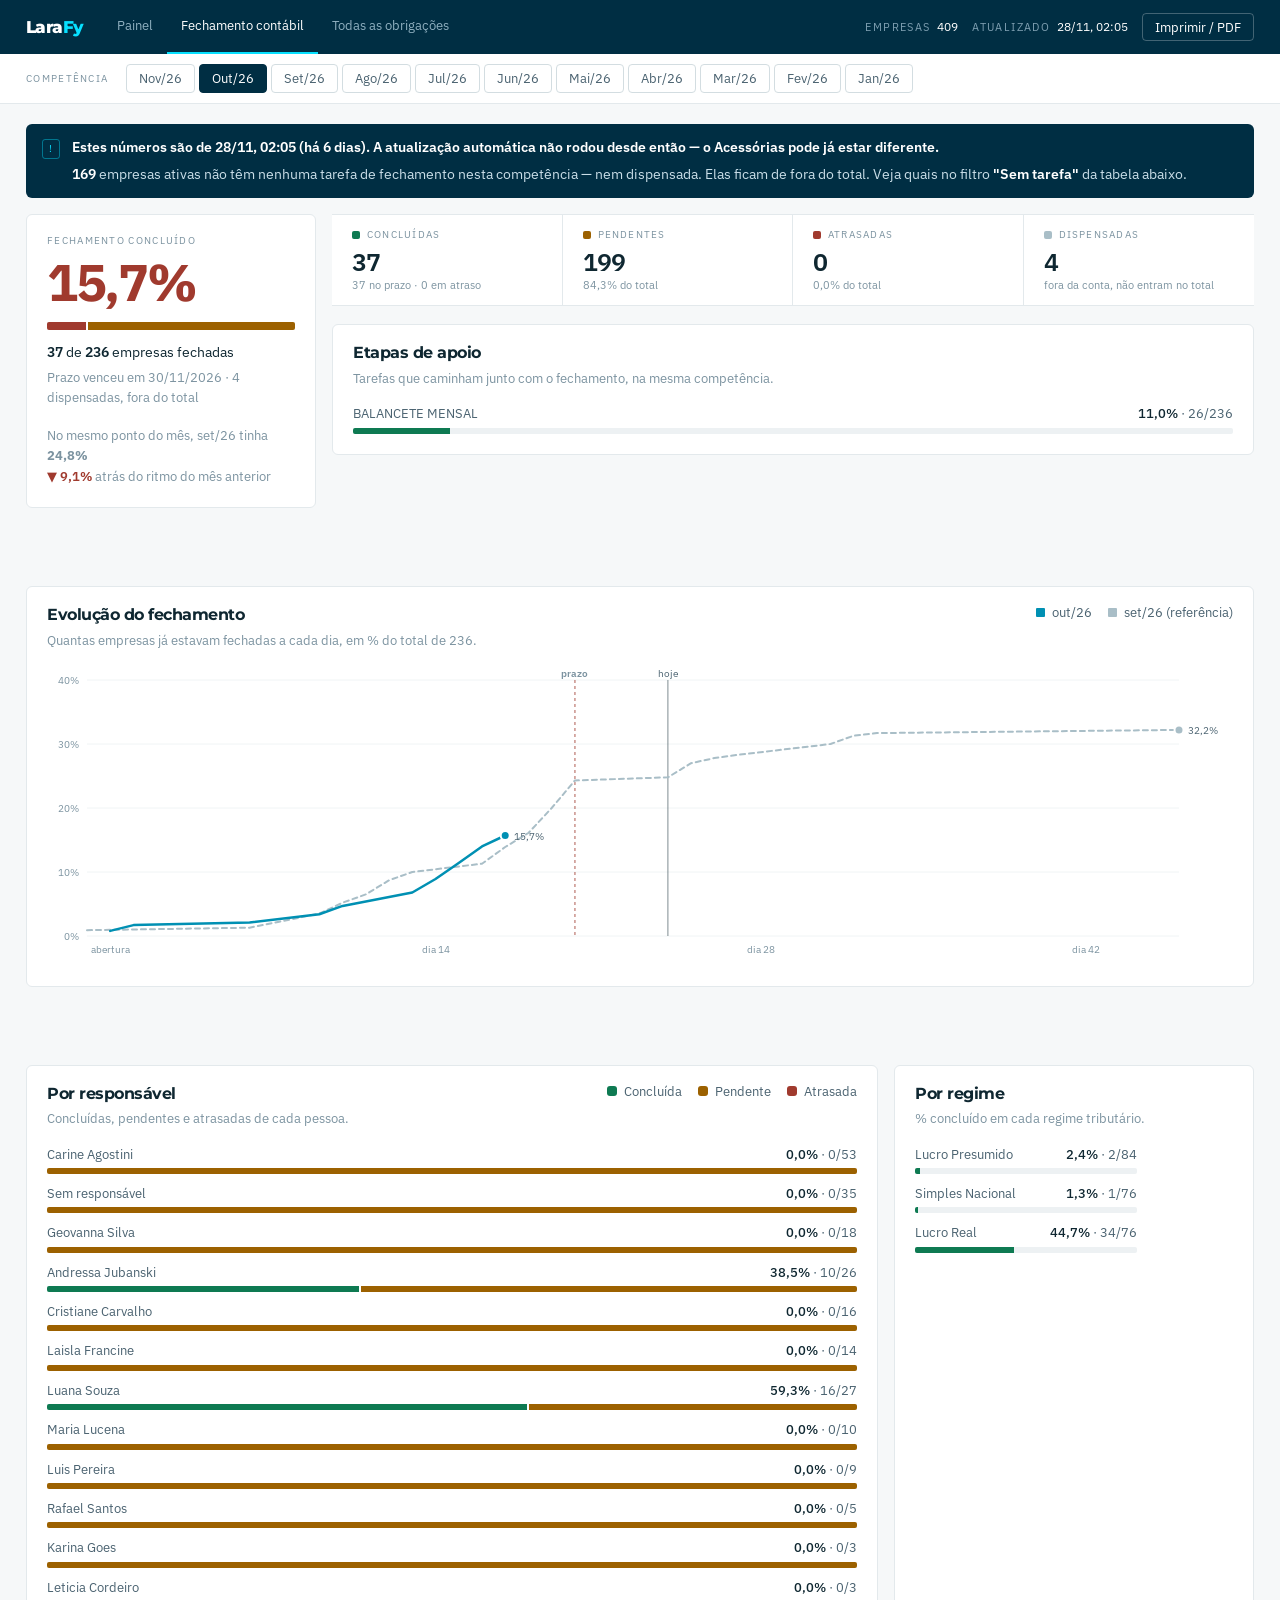
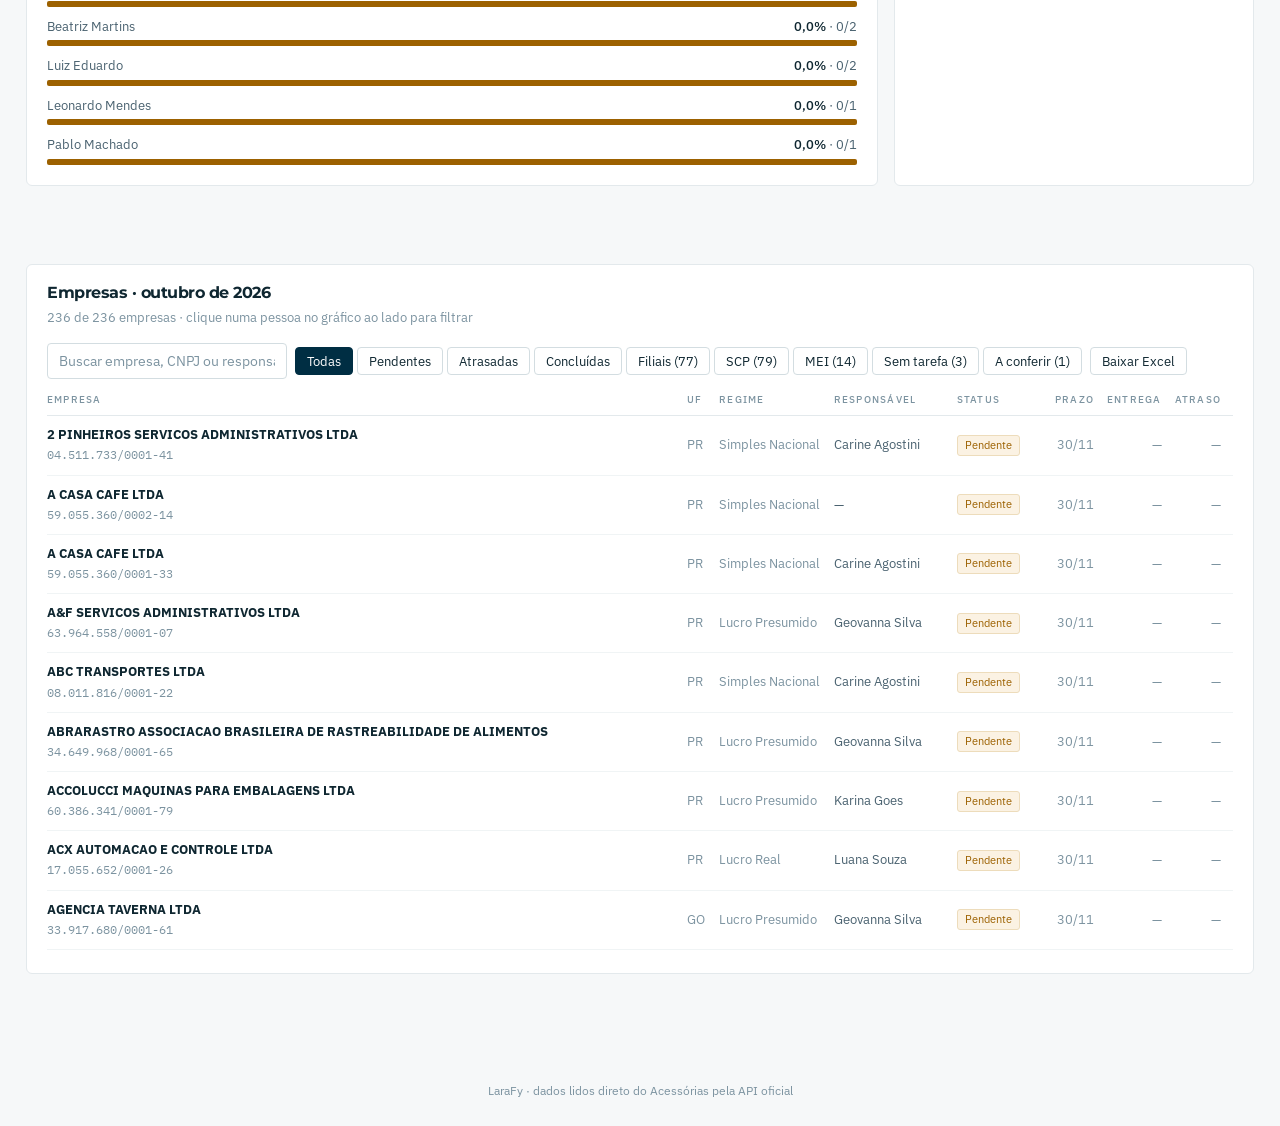
<file: index.html>
<!DOCTYPE html>
<html lang="pt-BR">
<head>
<meta charset="UTF-8">
<meta name="viewport" content="width=device-width, initial-scale=1.0">
<meta name="robots" content="noindex, nofollow, noarchive">
<title>Fechamento Contábil · LaraFy</title>
<link rel="preconnect" href="https://fonts.googleapis.com">
<link rel="preconnect" href="https://fonts.gstatic.com" crossorigin>
<link rel="stylesheet" href="https://fonts.googleapis.com/css2?family=IBM+Plex+Mono:wght@400;500&family=IBM+Plex+Sans:wght@400;500;600;700&family=Montserrat:wght@600;700&display=swap">
<link rel="stylesheet" href="kit.css">
<link rel="stylesheet" href="fontes.css">
<link rel="stylesheet" href="estilo.css">
</head>
<body>

<header>
  <div class="brand">
    <span class="brand-name">Lara<i>Fy</i></span>
    <nav class="nav">
      <a href="painel.html">Painel</a>
      <a href="index.html" class="on">Fechamento contábil</a>
      <a href="operacional.html">Todas as obrigações</a>
    </nav>
  </div>
  <div class="head-right">
    <div class="pill"><span class="pill-lbl">Empresas</span><span class="pill-val" id="pill-emp">--</span></div>
    <div class="pill"><span class="pill-lbl">Atualizado</span><span class="pill-val" id="pill-upd">--</span></div>
    <button class="btn-print" onclick="window.print()">Imprimir / PDF</button>
  </div>
</header>

<div class="filters">
  <span class="filter-label">Competência</span>
  <div class="comp-list" id="comps"></div>
</div>

<main id="app">
  <div class="loading">Carregando dados do Acessórias…</div>
</main>

<footer>LaraFy · dados lidos direto do Acessórias pela API oficial</footer>

<div class="tip" id="tip"></div>

<script src="comum.js"></script>
<script>
// Slots da paleta da marca, ja validados para daltonismo e contraste.
// A serie usa o azul-petroleo #0090B3, nao o cyan da marca: o cyan e
// marca-texto, some numa linha de 2px.
// Semáforo e séries saem dos tokens do pacote visual: o semáforo é
// separado da paleta de gráfico de propósito, e vem sempre com a palavra
// junto na tela, nunca só a cor.
const css = getComputedStyle(document.documentElement);
const tk = n => css.getPropertyValue(n).trim();
const COR = { ok: tk('--ok'), wait: tk('--al'), late: tk('--mal'),
              off: tk('--sOut'), atual: tk('--s1'),
              ant: tk('--sOut') };
const MESES = ['jan','fev','mar','abr','mai','jun','jul','ago','set','out','nov','dez'];
const MESES_LONGO = { jan:'janeiro', fev:'fevereiro', mar:'março', abr:'abril',
                      mai:'maio', jun:'junho', jul:'julho', ago:'agosto',
                      set:'setembro', out:'outubro', nov:'novembro', dez:'dezembro' };

let DADOS = null, COMP = null, filtroStatus = 'todos', busca = '';

/* ------------------------------------------------------------ utilidades */
const $ = id => document.getElementById(id);
const esc = s => String(s == null ? '' : s).replace(/[&<>"]/g, c =>
  ({ '&':'&amp;','<':'&lt;','>':'&gt;','"':'&quot;' }[c]));
const nfmt = n => Number(n || 0).toLocaleString('pt-BR');
const pctTxt = n => Number(n || 0).toLocaleString('pt-BR', { minimumFractionDigits: 1, maximumFractionDigits: 1 }) + '%';

function dataBR(iso) {
  if (!iso) return '—';
  const m = String(iso).match(/^(\d{4})-(\d{2})-(\d{2})/);
  return m ? `${m[3]}/${m[2]}` : iso;
}
function dataBRcompleta(iso) {
  if (!iso) return '—';
  const m = String(iso).match(/^(\d{4})-(\d{2})-(\d{2})/);
  return m ? `${m[3]}/${m[2]}/${m[1]}` : iso;
}
function compLongo(c) {
  const m = String(c || '').match(/([a-z]{3})\/(\d{2})/);
  return m ? `${MESES_LONGO[m[1]]} de 20${m[2]}` : c;
}
function ordemComp(c) {
  const m = String(c || '').match(/([a-z]{3})\/(\d{2})/);
  return m ? parseInt(m[2]) * 100 + MESES.indexOf(m[1]) + 1 : 0;
}
function compAnterior(c) {
  const lista = DADOS.competencias.slice().sort((a, b) => ordemComp(a) - ordemComp(b));
  const i = lista.indexOf(c);
  return i > 0 ? lista[i - 1] : null;
}
function statusTag(sem, txt) {
  const cls = sem === 'green' ? 'ok' : sem === 'red_done' ? 'ok'
            : sem === 'red' ? 'late' : sem === 'gray' ? 'off' : 'wait';
  return `<span class="tag ${cls}">${esc(txt)}</span>`;
}

/* --------------------------------------------------------------- tooltip */
function mostrarTip(ev, html) {
  const t = $('tip');
  t.innerHTML = html;
  t.style.opacity = '1';
  t.style.left = (ev.pageX) + 'px';
  t.style.top = (ev.pageY - 12) + 'px';
}
function esconderTip() { $('tip').style.opacity = '0'; }

/* ------------------------------------------------------------ carregamento */
async function carregar() {
  try {
    const r = await fetch('data/fechamento.json?ts=' + Date.now());
    if (!r.ok) throw new Error('HTTP ' + r.status);
    DADOS = await r.json();
  } catch (e) {
    $('app').innerHTML = `<div class="erro"><b>Não consegui ler os dados.</b><br>
      Rode <code>py coletar.py</code> e depois <code>py processar.py</code>,
      e abra o painel por <code>py servir.py</code> (não direto pelo arquivo).<br>
      <span class="muted">Detalhe técnico: ${esc(e.message)}</span></div>`;
    return;
  }
  COMP = DADOS.competencia_foco || DADOS.competencias[0];
  $('pill-emp').textContent = nfmt(DADOS.meta.total_empresas);
  $('pill-upd').textContent = new Date(DADOS.meta.atualizado_em)
    .toLocaleString('pt-BR', { day: '2-digit', month: '2-digit', hour: '2-digit', minute: '2-digit' });
  montarCompetencias();
  render();
}

function montarCompetencias() {
  $('comps').innerHTML = DADOS.competencias.map(c =>
    `<button class="comp${c === COMP ? ' on' : ''}" data-c="${esc(c)}">${esc(c)}</button>`).join('');
  $('comps').querySelectorAll('.comp').forEach(b => b.onclick = () => {
    COMP = b.dataset.c; filtroStatus = 'todos'; busca = '';
    montarCompetencias(); render();
    window.scrollTo({ top: 0, behavior: 'smooth' });
  });
}

/* -------------------------------------------------------------- render */
function render() {
  const b = DADOS.fechamento[COMP];
  if (!b) { $('app').innerHTML = '<div class="loading">Sem tarefa de fechamento nesta competência.</div>'; return; }

  $('app').innerHTML = `
    ${avisosHTML(b)}
    <section class="top">
      ${heroHTML(b)}
      <div style="display:grid;gap:18px;align-content:start">
        ${tilesHTML(b)}
        ${apoioHTML(b)}
      </div>
    </section>

    <section class="card">
      <div class="card-head">
        <div>
          <div class="card-title">Evolução do fechamento</div>
          <div class="card-sub">Quantas empresas já estavam fechadas a cada dia, em % do total de ${nfmt(b.total)}.</div>
        </div>
        <div class="legend" id="legenda-evolucao"></div>
      </div>
      <div class="card-body"><div class="chart-wrap" id="chart-evolucao"></div></div>
    </section>

    <section class="split-2">
      <div class="card">
        <div class="card-head">
          <div>
            <div class="card-title">Por responsável</div>
            <div class="card-sub">Concluídas, pendentes e atrasadas de cada pessoa.</div>
          </div>
          <div class="legend">
            <span class="legend-item"><span class="legend-swatch" style="background:${COR.ok};height:10px;width:10px;border-radius:3px"></span>Concluída</span>
            <span class="legend-item"><span class="legend-swatch" style="background:${COR.wait};height:10px;width:10px;border-radius:3px"></span>Pendente</span>
            <span class="legend-item"><span class="legend-swatch" style="background:${COR.late};height:10px;width:10px;border-radius:3px"></span>Atrasada</span>
          </div>
        </div>
        <div class="card-body"><div class="bars" id="bars-resp"></div></div>
      </div>

      <div class="card">
        <div class="card-head">
          <div>
            <div class="card-title">Por regime</div>
            <div class="card-sub">% concluído em cada regime tributário.</div>
          </div>
        </div>
        <div class="card-body"><div class="bars" id="bars-regime"></div></div>
      </div>
    </section>

    <section class="card">
      <div class="card-head">
        <div>
          <div class="card-title">Empresas · ${esc(compLongo(COMP))}</div>
          <div class="card-sub" id="tbl-conta"></div>
        </div>
        <div class="tbl-tools">
          <input class="inp" id="busca" placeholder="Buscar empresa, CNPJ ou responsável…" value="${esc(busca)}">
          <div class="chips" id="chips"></div>
          <button class="chip" id="btn-csv">Baixar Excel</button>
        </div>
      </div>
      <div class="card-body" style="padding-top:0">
        <div class="tbl-scroll"><table>
          <thead><tr>
            <th>Empresa</th><th>UF</th><th>Regime</th><th>Responsável</th>
            <th>Status</th><th class="num">Prazo</th><th class="num">Entrega</th><th class="num">Atraso</th>
          </tr></thead>
          <tbody id="tbody"></tbody>
        </table></div>
      </div>
    </section>
  `;

  desenharEvolucao(b);
  desenharResponsaveis(b);
  desenharRegimes(b);
  montarTabela(b);
}

/* ---------------------------------------------------------------- avisos
   Duas coisas que fariam o número ser lido errado se ficassem escondidas:
   competência com base menor (não dá para comparar com o mês atual) e
   empresa ativa sem a tarefa cadastrada (o painel não enxerga). */
function avisosHTML(b) {
  const linhas = [];
  const velho = frateDadosVelhos(DADOS.meta);
  if (velho) linhas.push(`<div class="aviso-linha"><b>${esc(velho)}</b></div>`);
  const foco = DADOS.fechamento[DADOS.competencia_foco];
  if (foco && b.total < foco.total * 0.75) {
    linhas.push(`<div class="aviso-linha">Nesta competência apenas
      <b>${nfmt(b.total)}</b> empresas tinham a tarefa de fechamento cadastrada —
      hoje são <b>${nfmt(foco.total)}</b>. O percentual é real, mas
      <b>não dá para comparar com os meses recentes</b>: mudou a base, não o desempenho.</div>`);
  }
  if (b.sem_tarefa) {
    linhas.push(`<div class="aviso-linha"><b>${nfmt(b.sem_tarefa)}</b> empresas ativas
      não têm nenhuma tarefa de fechamento nesta competência — nem dispensada.
      Elas ficam de fora do total. Veja quais no filtro
      <b>"Sem tarefa"</b> da tabela abaixo.</div>`);
  }
  if (!linhas.length) return '';
  return `<div class="aviso"><span class="aviso-icone">!</span><div>${linhas.join('')}</div></div>`;
}

/* ----------------------------------------------------------------- hero */
function heroHTML(b) {
  // Sem rosca: um número grande e uma barra reta dizem o mesmo sem obrigar
  // ninguém a comparar ângulos. A cor só julga depois que o prazo vence —
  // antes disso, um mês recém-aberto apareceria vermelho sem estar atrasado.
  const hoje = new Date().toISOString().slice(0, 10);
  const venceu = b.prazo_legal && b.prazo_legal < hoje;
  const p = Math.max(0, Math.min(100, b.percentual));
  const cor = !venceu ? 'var(--s1)'
            : p >= 95 ? 'var(--ok)' : p >= 80 ? 'var(--al)' : 'var(--mal)';
  const w = n => b.total ? (n / b.total) * 100 : 0;
  return `
  <div class="card hero">
    <div class="hero-cap">Fechamento concluído</div>
    <div class="hero-num" style="color:${cor}">${pctTxt(b.percentual)}</div>
    <div class="hero-barra">
      ${b.concluidas ? `<i style="width:${w(b.concluidas)}%;background:${cor}"></i>` : ''}
      ${b.atrasadas ? `<i style="width:${w(b.atrasadas)}%;background:var(--mal)"></i>` : ''}
      ${b.pendentes ? `<i style="width:${w(b.pendentes)}%;background:var(--al)"></i>` : ''}
    </div>
    <div class="hero-count"><b>${nfmt(b.concluidas)}</b> de <b>${nfmt(b.total)}</b> empresas fechadas</div>
    <div class="hero-prazo">
      ${b.prazo_legal ? (venceu ? 'Prazo venceu em ' : 'Prazo: ') + dataBRcompleta(b.prazo_legal) : ''}
      ${b.dispensadas ? ' · ' + nfmt(b.dispensadas) + ' dispensadas, fora do total' : ''}
    </div>
    ${comparativoHTML(b)}
  </div>`;
}

/* Compara com o mes anterior NO MESMO DIA do ciclo - a unica comparacao justa
   enquanto o mes corre. "58% no mes passado" nao serve de alvo se aquilo foi
   o resultado do mes inteiro. */
function comparativoHTML(b) {
  const anterior = compAnterior(COMP), bAnt = anterior ? DADOS.fechamento[anterior] : null;
  if (!bAnt || !b.abre_em || !bAnt.abre_em) return '';
  const diaCiclo = Math.floor((new Date() - new Date(b.abre_em + 'T00:00:00')) / 86400000);
  if (diaCiclo < 0) return '';
  const alvoDia = new Date(new Date(bAnt.abre_em + 'T00:00:00').getTime() + diaCiclo * 86400000)
    .toISOString().slice(0, 10);
  const ate = bAnt.curva.filter(p => p.dia <= alvoDia);
  const ref = ate.length ? ate[ate.length - 1].percentual : 0;
  const dif = b.percentual - ref;
  const cor = dif >= 0 ? 'var(--ok)' : 'var(--mal)';
  const seta = dif >= 0 ? '▲' : '▼';
  return `<div class="hero-prazo" style="margin-top:9px;padding-top:9px;border-top:1px solid var(--border)">
    No mesmo ponto do mês, ${esc(anterior)} tinha <b>${pctTxt(ref)}</b><br>
    <span style="color:${cor};font-weight:600">${seta} ${pctTxt(Math.abs(dif))}</span>
    ${dif >= 0 ? 'à frente' : 'atrás'} do ritmo do mês anterior</div>`;
}

/* ---------------------------------------------------------------- tiles */
function tilesHTML(b) {
  const t = (cor, lbl, val, sub, pctBar) => `
    <div class="tile">
      <div class="tile-top"><span class="dot" style="background:${cor}"></span>
        <span class="tile-lbl">${lbl}</span></div>
      <div class="tile-val">${nfmt(val)}</div>
      <div class="tile-sub">${sub}</div>
      <div class="tile-bar"><i style="width:${Math.min(100, pctBar)}%;background:${cor}"></i></div>
    </div>`;
  return `<div class="tiles">
    ${t(COR.ok, 'Concluídas', b.concluidas,
        `${nfmt(b.concluidas_no_prazo)} no prazo · ${nfmt(b.concluidas_atrasadas)} em atraso`, b.percentual)}
    ${t(COR.wait, 'Pendentes', b.pendentes, `${pctTxt(b.percentual_pendentes)} do total`, b.percentual_pendentes)}
    ${t(COR.late, 'Atrasadas', b.atrasadas, `${pctTxt(b.percentual_atrasadas)} do total`, b.percentual_atrasadas)}
    ${t(COR.off, 'Dispensadas', b.dispensadas,
        `fora da conta, não entram no total`, b.total ? (b.dispensadas / (b.total + b.dispensadas)) * 100 : 0)}
  </div>`;
}

function apoioHTML(b) {
  const it = Object.values(b.apoio || {});
  if (!it.length) return '';
  return `<div class="card">
    <div class="card-head"><div>
      <div class="card-title">Etapas de apoio</div>
      <div class="card-sub">Tarefas que caminham junto com o fechamento, na mesma competência.</div>
    </div></div>
    <div class="card-body"><div class="bars">
      ${it.map(a => `
        <div class="bar-row">
          <div class="bar-name" title="${esc(a.nome)}">${esc(a.nome)}</div>
          <div class="bar-track"><i style="width:${a.percentual}%;background:${COR.ok}"></i></div>
          <div class="bar-val"><b>${pctTxt(a.percentual)}</b> · ${nfmt(a.concluidas)}/${nfmt(a.total)}</div>
        </div>`).join('')}
    </div></div>
  </div>`;
}

/* ----------------------------------------------------- gráfico evolução */
function desenharEvolucao(b) {
  const box = $('chart-evolucao');
  const anterior = compAnterior(COMP);
  const bAnt = anterior ? DADOS.fechamento[anterior] : null;

  // Eixo x = dias desde a ABERTURA da competência (o 1º prazo técnico), não desde
  // a primeira entrega. É o que deixa dois meses comparáveis: dia 10 de julho e
  // dia 10 de junho são o mesmo ponto do ciclo de trabalho.
  const serie = (bloco) => {
    if (!bloco || !bloco.curva.length) return [];
    const base = bloco.abre_em || bloco.curva[0].dia;
    const t0 = new Date(base + 'T00:00:00');
    return bloco.curva.map(p => ({
      x: Math.round((new Date(p.dia + 'T00:00:00') - t0) / 86400000),
      y: p.percentual, dia: p.dia, ac: p.acumulado, no_dia: p.no_dia
    }));
  };
  const sA = serie(b), sB = serie(bAnt);
  const diaHoje = b.abre_em
    ? Math.floor((new Date() - new Date(b.abre_em + 'T00:00:00')) / 86400000) : null;
  const diaPrazo = (b.abre_em && b.prazo_legal)
    ? Math.round((new Date(b.prazo_legal + 'T00:00:00') - new Date(b.abre_em + 'T00:00:00')) / 86400000)
    : null;
  if (!sA.length && !sB.length) {
    box.innerHTML = '<div class="loading">Nenhuma empresa fechada ainda nesta competência.</div>';
    $('legenda-evolucao').innerHTML = '';
    return;
  }

  $('legenda-evolucao').innerHTML = `
    <span class="legend-item"><span class="legend-swatch" style="background:${COR.atual}"></span>${esc(COMP)}</span>
    ${bAnt ? `<span class="legend-item"><span class="legend-swatch" style="background:${COR.ant}"></span>${esc(anterior)} (referência)</span>` : ''}`;

  const W = box.clientWidth || 900, H = 300;
  const M = { t: 14, r: 54, b: 30, l: 40 };
  const maxX = Math.max(1, ...sA.map(p => p.x), ...sB.map(p => p.x),
                        diaPrazo || 0, diaHoje != null ? diaHoje : 0);
  const minX = Math.min(0, ...sA.map(p => p.x), ...sB.map(p => p.x));
  const maxY = Math.max(20, Math.ceil(Math.max(...sA.map(p => p.y), ...sB.map(p => p.y), 0) / 10) * 10);
  const px = x => M.l + ((x - minX) / (maxX - minX)) * (W - M.l - M.r);
  const py = y => H - M.b - (y / maxY) * (H - M.t - M.b);
  const linha = s => s.map((p, i) => (i ? 'L' : 'M') + px(p.x).toFixed(1) + ' ' + py(p.y).toFixed(1)).join(' ');

  const ticksY = [];
  for (let v = 0; v <= maxY; v += (maxY <= 40 ? 10 : 20)) ticksY.push(v);
  const passo = maxX <= 14 ? 2 : maxX <= 40 ? 7 : 14;
  const ticksX = [];
  for (let v = 0; v <= maxX; v += passo) ticksX.push(v);

  const rotulo = (s, cor) => {
    if (!s.length) return '';
    const u = s[s.length - 1];
    return `<circle cx="${px(u.x)}" cy="${py(u.y)}" r="4.5" fill="${cor}" stroke="#fff" stroke-width="2"/>
      <text x="${px(u.x) + 9}" y="${py(u.y) + 4}" class="axis-txt b" fill="${cor}">${pctTxt(u.y)}</text>`;
  };

  box.innerHTML = `<svg viewBox="0 0 ${W} ${H}" style="height:${H}px" id="svg-evo">
    ${ticksY.map(v => `<line class="grid-line" x1="${M.l}" x2="${W - M.r}" y1="${py(v)}" y2="${py(v)}"/>
      <text class="axis-txt" x="${M.l - 8}" y="${py(v) + 4}" text-anchor="end">${v}%</text>`).join('')}
    ${ticksX.map(v => `<text class="axis-txt" x="${px(v)}" y="${H - M.b + 17}" text-anchor="middle">${v === 0 ? 'abertura' : 'dia ' + v}</text>`).join('')}
    ${diaPrazo != null && diaPrazo <= maxX ? `
      <line x1="${px(diaPrazo)}" x2="${px(diaPrazo)}" y1="${M.t}" y2="${H - M.b}"
            stroke="${COR.late}" stroke-width="1.5" stroke-dasharray="3 3" opacity=".55"/>
      <text class="axis-txt" x="${px(diaPrazo)}" y="${M.t - 3}" text-anchor="middle"
            fill="${COR.late}" font-weight="600">prazo</text>` : ''}
    ${diaHoje != null && diaHoje >= 0 && diaHoje <= maxX ? `
      <line x1="${px(diaHoje)}" x2="${px(diaHoje)}" y1="${M.t}" y2="${H - M.b}"
            stroke="var(--tin)" stroke-width="1.5" opacity=".35"/>
      <text class="axis-txt b" x="${px(diaHoje)}" y="${M.t - 3}" text-anchor="middle">hoje</text>` : ''}
    ${sB.length ? `<path d="${linha(sB)}" fill="none" stroke="${COR.ant}" stroke-width="2"
        stroke-dasharray="5 4" stroke-linecap="round" stroke-linejoin="round"/>` : ''}
    ${sA.length ? `<path d="${linha(sA)}" fill="none" stroke="${COR.atual}" stroke-width="2.5"
        stroke-linecap="round" stroke-linejoin="round"/>` : ''}
    ${rotulo(sB, COR.ant)}
    ${rotulo(sA, COR.atual)}
    <line id="cross" x1="0" x2="0" y1="${M.t}" y2="${H - M.b}" stroke="${COR.atual}"
          stroke-width="1" opacity="0"/>
    <rect id="hit" x="${M.l}" y="${M.t}" width="${W - M.l - M.r}" height="${H - M.t - M.b}" fill="transparent"/>
  </svg>`;

  const svg = $('svg-evo'), cross = $('cross');
  const maisPerto = (s, x) => s.reduce((a, p) => Math.abs(p.x - x) < Math.abs(a.x - x) ? p : a, s[0]);
  $('hit').addEventListener('mousemove', ev => {
    const r = svg.getBoundingClientRect();
    const escala = W / r.width;
    const xSvg = (ev.clientX - r.left) * escala;
    const xVal = Math.round(minX + ((xSvg - M.l) / (W - M.l - M.r)) * (maxX - minX));
    const pA = sA.length ? maisPerto(sA, xVal) : null;
    const pB = sB.length ? maisPerto(sB, xVal) : null;
    if (pA) { cross.setAttribute('x1', px(pA.x)); cross.setAttribute('x2', px(pA.x)); cross.setAttribute('opacity', '.35'); }
    mostrarTip(ev, `<div class="tip-ttl">${pA ? dataBRcompleta(pA.dia) : 'dia ' + xVal}</div>
      ${pA ? `<div class="tip-row"><span class="dot" style="background:${COR.atual}"></span>
        ${esc(COMP)}: <b>${pctTxt(pA.y)}</b> · ${nfmt(pA.ac)} empresas</div>` : ''}
      ${pB ? `<div class="tip-row"><span class="dot" style="background:${COR.ant}"></span>
        ${esc(anterior)}: <b>${pctTxt(pB.y)}</b> · ${nfmt(pB.ac)} empresas</div>` : ''}`);
  });
  $('hit').addEventListener('mouseleave', () => { cross.setAttribute('opacity', '0'); esconderTip(); });
}

/* ------------------------------------------------------ barras auxiliares */
function desenharResponsaveis(b) {
  const lista = b.por_responsavel.slice(0, 16);
  $('bars-resp').innerHTML = lista.map(r => {
    const w = t => (r.total ? (t / r.total) * 100 : 0);
    return `<div class="bar-row" data-nome="${esc(r.nome)}">
      <div class="bar-name" title="${esc(r.nome)}">${esc(r.nome)}</div>
      <div class="bar-track">
        ${r.concluidas ? `<i style="width:${w(r.concluidas)}%;background:${COR.ok}"></i>` : ''}
        ${r.pendentes ? `<i style="width:${w(r.pendentes)}%;background:${COR.wait}"></i>` : ''}
        ${r.atrasadas ? `<i style="width:${w(r.atrasadas)}%;background:${COR.late}"></i>` : ''}
      </div>
      <div class="bar-val"><b>${pctTxt(r.percentual)}</b> · ${nfmt(r.concluidas)}/${nfmt(r.total)}</div>
    </div>`;
  }).join('');

  $('bars-resp').querySelectorAll('.bar-row').forEach(row => {
    const r = lista.find(x => x.nome === row.dataset.nome);
    row.addEventListener('mousemove', ev => mostrarTip(ev, `<div class="tip-ttl">${esc(r.nome)}</div>
      <div class="tip-row"><span class="dot" style="background:${COR.ok}"></span>Concluídas: <b>${nfmt(r.concluidas)}</b></div>
      <div class="tip-row"><span class="dot" style="background:${COR.wait}"></span>Pendentes: <b>${nfmt(r.pendentes)}</b></div>
      <div class="tip-row"><span class="dot" style="background:${COR.late}"></span>Atrasadas: <b>${nfmt(r.atrasadas)}</b></div>`));
    row.addEventListener('mouseleave', esconderTip);
    row.style.cursor = 'pointer';
    row.addEventListener('click', () => {
      busca = r.nome; $('busca').value = r.nome; montarTabela(b);
      document.querySelector('.tbl-scroll').scrollIntoView({ behavior: 'smooth', block: 'center' });
    });
  });
}

function desenharRegimes(b) {
  $('bars-regime').innerHTML = b.por_regime.map(r => `
    <div class="bar-row" style="grid-template-columns:112px 1fr 92px">
      <div class="bar-name">${esc(r.regime)}</div>
      <div class="bar-track"><i style="width:${r.percentual}%;background:${COR.ok}"></i></div>
      <div class="bar-val"><b>${pctTxt(r.percentual)}</b> · ${nfmt(r.concluidas)}/${nfmt(r.total)}</div>
    </div>`).join('');
}

/* --------------------------------------------------------------- tabela */
function montarTabela(b) {
  const chips = [
    ['todos', 'Todas'], ['pendente', 'Pendentes'], ['atrasada', 'Atrasadas'], ['concluida', 'Concluídas'],
  ];
  // fora da conta, por motivo: dá para auditar em vez de confiar no total
  const fora = b.fora_da_conta || [];
  const porMotivo = {};
  fora.forEach(x => { porMotivo[x.motivo] = (porMotivo[x.motivo] || 0) + 1; });
  const rotulos = { filial_matriz:'Filiais', scp:'SCP', mei:'MEI',
                    dispensada:'Dispensadas', sem_tarefa:'Sem tarefa' };
  ['filial_matriz','scp','mei','dispensada','sem_tarefa'].forEach(m => {
    if (porMotivo[m]) chips.push(['fora:' + m, `${rotulos[m]} (${nfmt(porMotivo[m])})`]);
  });
  const aConferir = fora.filter(x => x.suspeita).length;
  if (aConferir) chips.push(['fora:conferir', `A conferir (${nfmt(aConferir)})`]);
  $('chips').innerHTML = chips.map(([k, l]) =>
    `<button class="chip${filtroStatus === k ? ' on' : ''}" data-k="${k}">${l}</button>`).join('');
  $('chips').querySelectorAll('.chip').forEach(c => c.onclick = () => {
    filtroStatus = c.dataset.k; montarTabela(b);
  });
  $('busca').oninput = e => { busca = e.target.value; montarTabela(b); };
  $('btn-csv').onclick = () => baixarCSV(filtrar(b));

  const linhas = filtrar(b);
  $('tbl-conta').textContent = String(filtroStatus).startsWith('fora:')
    ? `${nfmt(linhas.length)} empresas fora da conta do fechamento — ${
        linhas.length ? linhas[0].status : ''}`
    : `${nfmt(linhas.length)} de ${nfmt(b.empresas.length)} empresas · clique numa pessoa no gráfico ao lado para filtrar`;

  $('tbody').innerHTML = linhas.map(e => `
    <tr>
      <td><b>${esc(e.empresa)}</b><br><span class="muted mono" style="font-size:11.5px">${esc(cnpjFmt(e.cnpj))}</span></td>
      <td class="muted">${esc(e.uf || '—')}</td>
      <td class="muted">${esc(e.regime)}</td>
      <td>${esc(e.responsavel || '—')}</td>
      <td>${statusTag(e.semaforo, e.status || '—')}</td>
      <td class="num muted">${dataBR(e.prazo)}</td>
      <td class="num">${e.entrega ? dataBR(e.entrega) : '<span class="muted">—</span>'}</td>
      <td class="num">${e.dias_atraso ? `<b style="color:${COR.late}">${nfmt(e.dias_atraso)}d</b>` : '<span class="muted">—</span>'}</td>
    </tr>`).join('') || '<tr><td colspan="8" class="muted" style="padding:26px;text-align:center">Nada encontrado.</td></tr>';
}

function filtrar(b) {
  const q = busca.trim().toLowerCase().normalize('NFD').replace(/[̀-ͯ]/g, '');
  let base = b.empresas;
  if (String(filtroStatus).startsWith('fora:')) {
    const alvo = filtroStatus.slice(5);
    base = (b.fora_da_conta || [])
      .filter(x => alvo === 'conferir' ? x.suspeita : x.motivo === alvo)
      .map(e => ({ ...e, obrigacao: '', status: e.rotulo, semaforo: e.suspeita ? 'red' : 'gray',
                   entregue: false, responsavel: '', prazo: '', entrega: '', dias_atraso: 0 }));
  }
  return base.filter(e => {
    if (String(filtroStatus).startsWith('fora:')) { /* lista própria, sem filtro de status */ }
    else if (filtroStatus === 'concluida' && !e.entregue) return false;
    if (filtroStatus === 'pendente' && !(e.semaforo === 'amber')) return false;
    if (filtroStatus === 'atrasada' && !(e.semaforo === 'red')) return false;
    if (!q) return true;
    const alvo = (e.empresa + ' ' + e.cnpj + ' ' + e.responsavel + ' ' + e.regime)
      .toLowerCase().normalize('NFD').replace(/[̀-ͯ]/g, '');
    return alvo.includes(q);
  });
}

function cnpjFmt(c) {
  const d = String(c || '').padStart(14, '0');
  return d.length === 14
    ? `${d.slice(0,2)}.${d.slice(2,5)}.${d.slice(5,8)}/${d.slice(8,12)}-${d.slice(12)}` : c;
}

function baixarCSV(linhas) {
  const cab = ['Empresa', 'CNPJ', 'UF', 'Regime', 'Responsavel', 'Status', 'Prazo', 'Entrega', 'DiasAtraso'];
  const corpo = linhas.map(e => [e.empresa, cnpjFmt(e.cnpj), e.uf, e.regime, e.responsavel,
    e.status, dataBRcompleta(e.prazo), e.entrega ? dataBRcompleta(e.entrega) : '', e.dias_atraso]);
  const csv = '﻿' + [cab, ...corpo]
    .map(l => l.map(c => `"${String(c == null ? '' : c).replace(/"/g, '""')}"`).join(';')).join('\r\n');
  const a = document.createElement('a');
  a.href = URL.createObjectURL(new Blob([csv], { type: 'text/csv;charset=utf-8' }));
  a.download = `fechamento-contabil-${COMP.replace('/', '-')}.csv`;
  a.click();
  URL.revokeObjectURL(a.href);
}

window.addEventListener('resize', () => {
  if (DADOS && DADOS.fechamento[COMP]) desenharEvolucao(DADOS.fechamento[COMP]);
});
carregar();
</script>
</body>
</html>
</file>
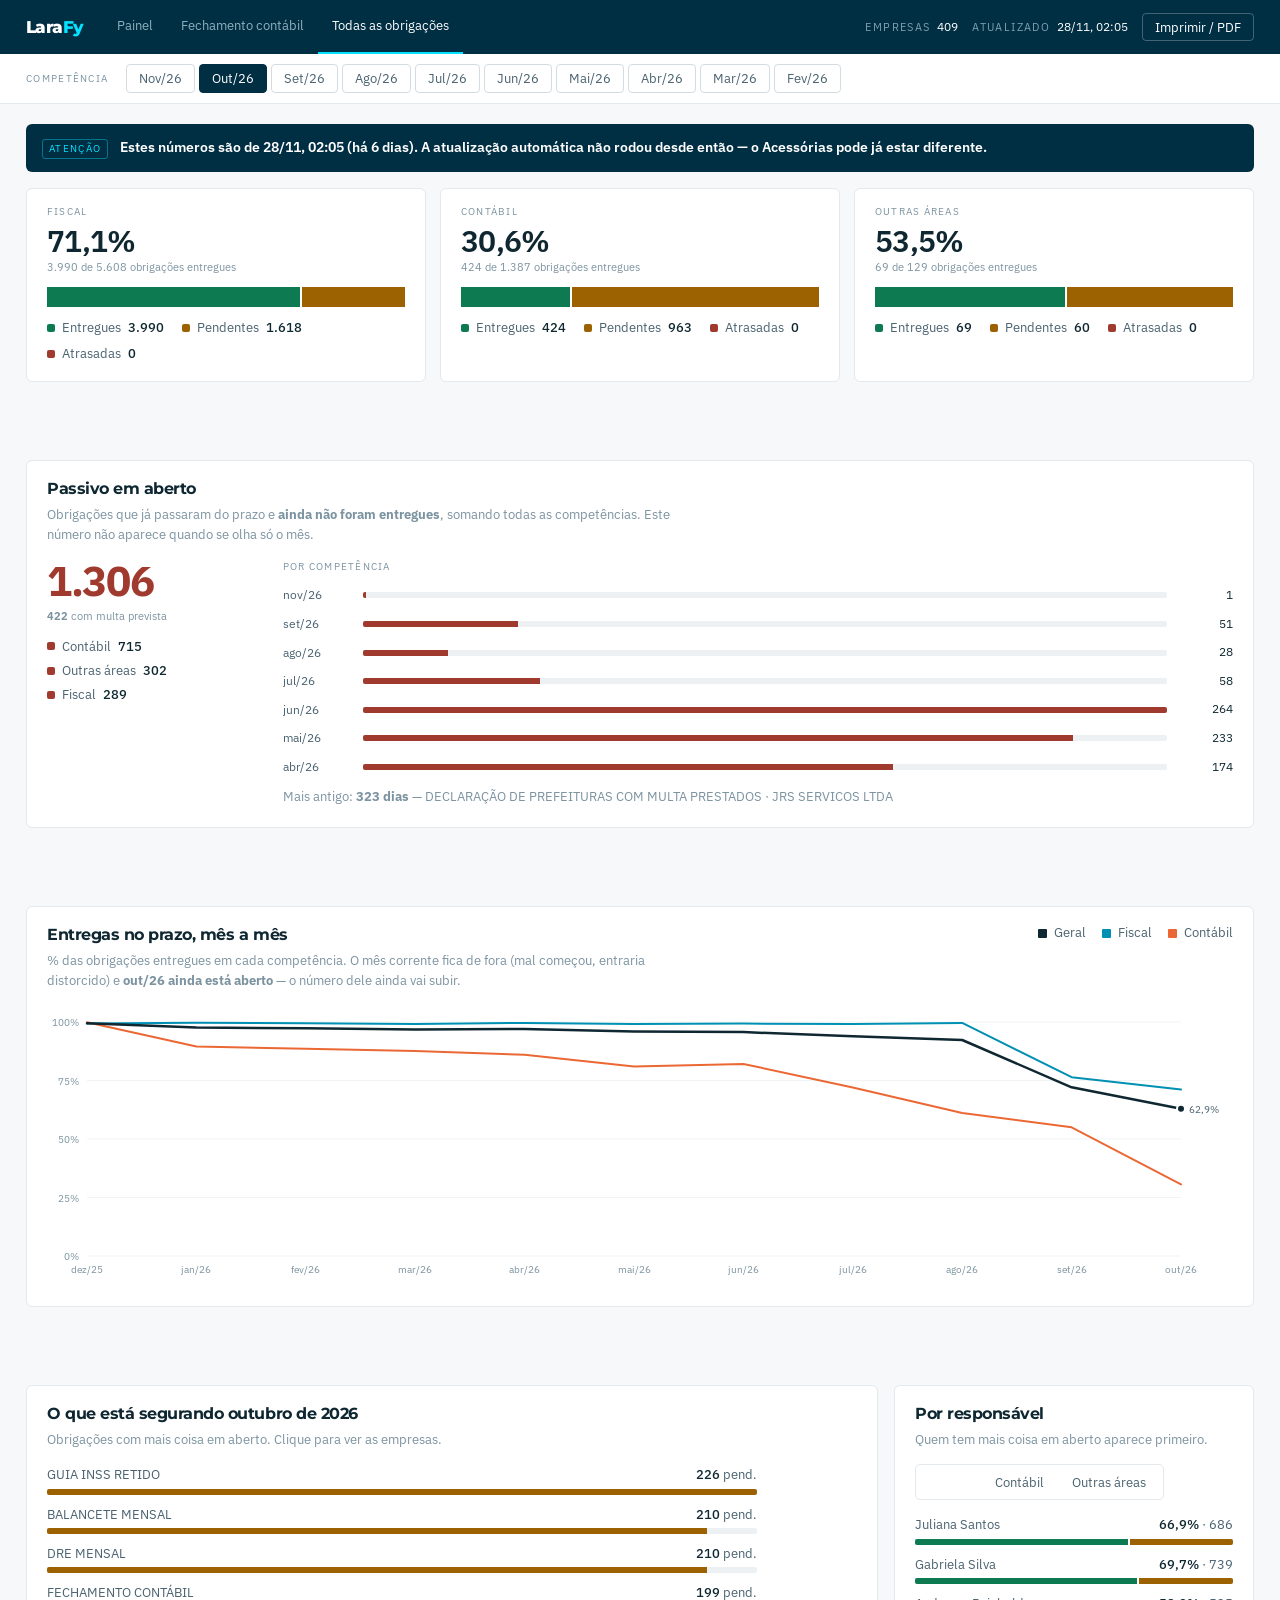
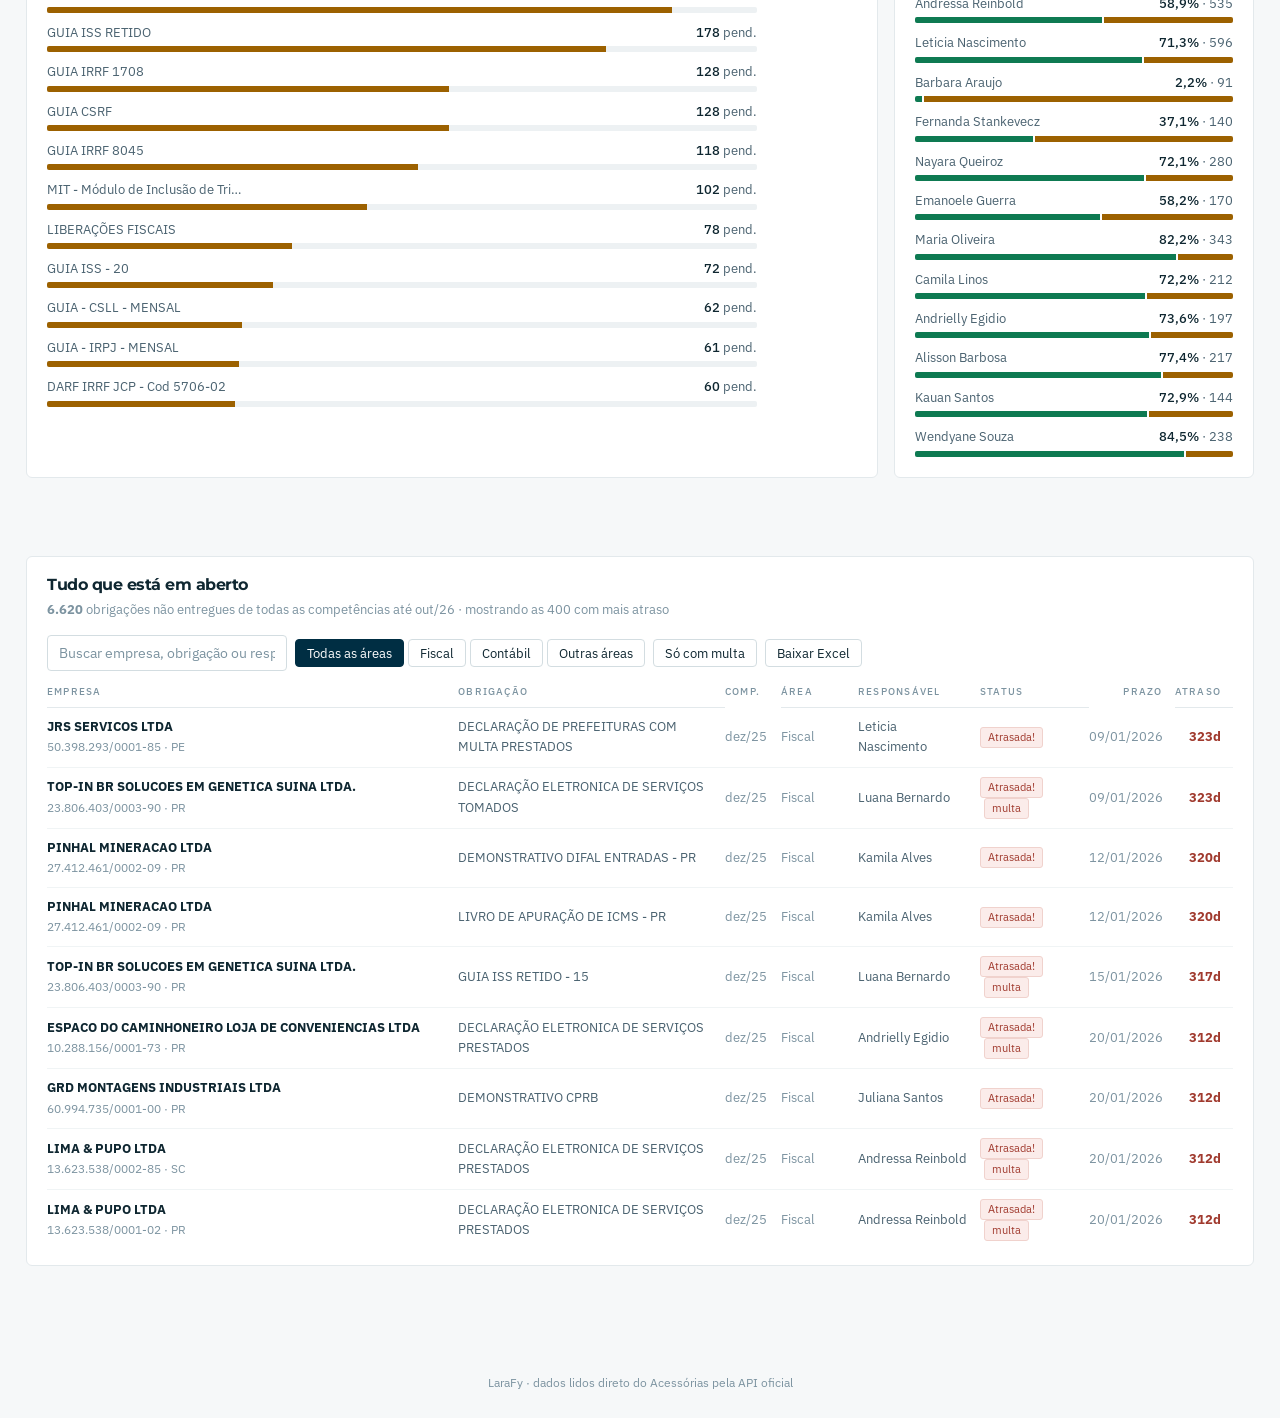
<file: operacional.html>
<!DOCTYPE html>
<html lang="pt-BR">
<head>
<meta charset="UTF-8">
<meta name="viewport" content="width=device-width, initial-scale=1.0">
<meta name="robots" content="noindex, nofollow, noarchive">
<title>Painel Operacional · LaraFy</title>
<link rel="preconnect" href="https://fonts.googleapis.com">
<link rel="preconnect" href="https://fonts.gstatic.com" crossorigin>
<link rel="stylesheet" href="https://fonts.googleapis.com/css2?family=IBM+Plex+Mono:wght@400;500&family=IBM+Plex+Sans:wght@400;500;600;700&family=Montserrat:wght@600;700&display=swap">
<link rel="stylesheet" href="kit.css">
<link rel="stylesheet" href="fontes.css">
<link rel="stylesheet" href="estilo.css">
</head>
<body>

<header>
  <div class="brand">
    <span class="brand-name">Lara<i>Fy</i></span>
    <nav class="nav">
      <a href="painel.html">Painel</a>
      <a href="index.html">Fechamento contábil</a>
      <a href="operacional.html" class="on">Todas as obrigações</a>
    </nav>
  </div>
  <div class="head-right">
    <div class="pill"><span class="pill-lbl">Empresas</span><span class="pill-val" id="pill-emp">--</span></div>
    <div class="pill"><span class="pill-lbl">Atualizado</span><span class="pill-val" id="pill-upd">--</span></div>
    <button class="btn-print" onclick="window.print()">Imprimir / PDF</button>
  </div>
</header>

<div class="filters">
  <span class="filter-label">Competência</span>
  <div class="comp-list" id="comps"></div>
</div>

<main id="app">
  <div class="loading">Carregando dados do Acessórias…</div>
</main>

<footer>LaraFy · dados lidos direto do Acessórias pela API oficial</footer>
<div class="tip" id="tip"></div>

<script src="comum.js"></script>
<script>
// Semáforo e séries vêm dos tokens do pacote visual. As três linhas da
// tendência usam os slots 1 e 2 da paleta (ordem fixa) e o navy da marca.
const css = getComputedStyle(document.documentElement);
const tk = n => css.getPropertyValue(n).trim();
const COR = { ok: tk('--ok'), wait: tk('--al'), late: tk('--mal'),
              off: tk('--sOut'), fiscal: tk('--s1'),
              contabil: tk('--s2'), geral: tk('--tin') };
const MESES = ['jan','fev','mar','abr','mai','jun','jul','ago','set','out','nov','dez'];
const MESES_LONGO = { jan:'janeiro', fev:'fevereiro', mar:'março', abr:'abril',
                      mai:'maio', jun:'junho', jul:'julho', ago:'agosto',
                      set:'setembro', out:'outubro', nov:'novembro', dez:'dezembro' };

let DADOS = null, COMP = null;
let abaRanking = 'Fiscal';
let fTime = 'todos', fComp = 'todas', fMulta = false, busca = '';

const $ = id => document.getElementById(id);
const esc = s => String(s == null ? '' : s).replace(/[&<>"]/g, c =>
  ({ '&':'&amp;','<':'&lt;','>':'&gt;','"':'&quot;' }[c]));
const nfmt = n => Number(n || 0).toLocaleString('pt-BR');
const pctTxt = n => Number(n || 0).toLocaleString('pt-BR',
  { minimumFractionDigits: 1, maximumFractionDigits: 1 }) + '%';
const semAcento = s => String(s || '').toLowerCase().normalize('NFD').replace(/[̀-ͯ]/g, '');

function dataBR(iso) {
  const m = String(iso || '').match(/^(\d{4})-(\d{2})-(\d{2})/);
  return m ? `${m[3]}/${m[2]}/${m[1]}` : '—';
}
function COMP_ULTIMA() {
  const t = DADOS.tendencia;
  return t.length ? t[t.length - 1].competencia : '';
}
function compLongo(c) {
  const m = String(c || '').match(/([a-z]{3})\/(\d{2})/);
  return m ? `${MESES_LONGO[m[1]]} de 20${m[2]}` : c;
}
function ordemComp(c) {
  const m = String(c || '').match(/([a-z]{3})\/(\d{2})/);
  return m ? parseInt(m[2]) * 100 + MESES.indexOf(m[1]) + 1 : 0;
}
function cnpjFmt(c) {
  const d = String(c || '').padStart(14, '0');
  return d.length === 14
    ? `${d.slice(0,2)}.${d.slice(2,5)}.${d.slice(5,8)}/${d.slice(8,12)}-${d.slice(12)}` : c;
}
function mostrarTip(ev, html) {
  const t = $('tip'); t.innerHTML = html; t.style.opacity = '1';
  t.style.left = ev.pageX + 'px'; t.style.top = (ev.pageY - 12) + 'px';
}
const esconderTip = () => $('tip').style.opacity = '0';

/* ------------------------------------------------------------ carregamento */
async function carregar() {
  try {
    const r = await fetch('data/operacional.json?ts=' + Date.now());
    if (!r.ok) throw new Error('HTTP ' + r.status);
    DADOS = await r.json();
  } catch (e) {
    $('app').innerHTML = `<div class="erro"><b>Não consegui ler os dados.</b><br>
      Rode <code>py coletar.py</code> e <code>py processar.py</code>, e abra o painel
      pelo atalho (não direto pelo arquivo).<br>
      <span class="muted">Detalhe técnico: ${esc(e.message)}</span></div>`;
    return;
  }
  COMP = DADOS.competencia_foco;
  $('pill-emp').textContent = nfmt(DADOS.meta.total_empresas);
  $('pill-upd').textContent = new Date(DADOS.meta.atualizado_em)
    .toLocaleString('pt-BR', { day:'2-digit', month:'2-digit', hour:'2-digit', minute:'2-digit' });
  montarCompetencias();
  render();
}

function montarCompetencias() {
  const lista = DADOS.competencias.filter(c => DADOS.por_competencia[c]).slice(0, 10);
  $('comps').innerHTML = lista.map(c =>
    `<button class="comp${c === COMP ? ' on' : ''}" data-c="${esc(c)}">${esc(c)}</button>`).join('');
  $('comps').querySelectorAll('.comp').forEach(b => b.onclick = () => {
    COMP = b.dataset.c; montarCompetencias(); render();
    window.scrollTo({ top: 0, behavior: 'smooth' });
  });
}

/* --------------------------------------------------------------- render */
function render() {
  const b = DADOS.por_competencia[COMP];
  if (!b) { $('app').innerHTML = '<div class="loading">Sem dados nesta competência.</div>'; return; }

  const velho = frateDadosVelhos(DADOS.meta);
  $('app').innerHTML = `
    ${velho ? `<div class="aviso"><span class="aviso-icone">atenção</span>
      <div class="aviso-linha"><b>${esc(velho)}</b></div></div>` : ''}
    <section class="times">${timesHTML(b)}</section>
    ${passivoHTML()}

    <section class="card">
      <div class="card-head">
        <div>
          <div class="card-title">Entregas no prazo, mês a mês</div>
          <div class="card-sub">% das obrigações entregues em cada competência.
            O mês corrente fica de fora (mal começou, entraria distorcido) e
            <b>${esc(COMP_ULTIMA())} ainda está aberto</b> — o número dele ainda vai subir.</div>
        </div>
        <div class="legend">
          <span class="legend-item"><span class="legend-swatch" style="background:${COR.geral}"></span>Geral</span>
          <span class="legend-item"><span class="legend-swatch" style="background:${COR.fiscal}"></span>Fiscal</span>
          <span class="legend-item"><span class="legend-swatch" style="background:${COR.contabil}"></span>Contábil</span>
        </div>
      </div>
      <div class="card-body"><div class="chart-wrap" id="chart-tend"></div></div>
    </section>

    <section class="split-2">
      <div class="card">
        <div class="card-head"><div>
          <div class="card-title">O que está segurando ${esc(compLongo(COMP))}</div>
          <div class="card-sub">Obrigações com mais coisa em aberto. Clique para ver as empresas.</div>
        </div></div>
        <div class="card-body"><div class="bars" id="bars-obrig"></div></div>
      </div>

      <div class="card">
        <div class="card-head">
          <div>
            <div class="card-title">Por responsável</div>
            <div class="card-sub">Quem tem mais coisa em aberto aparece primeiro.</div>
          </div>
          <div class="abas" id="abas-rank"></div>
        </div>
        <div class="card-body"><div class="bars" id="bars-rank"></div></div>
      </div>
    </section>

    <section class="card">
      <div class="card-head">
        <div>
          <div class="card-title">Tudo que está em aberto</div>
          <div class="card-sub" id="tbl-conta"></div>
        </div>
        <div class="tbl-tools">
          <input class="inp" id="busca" placeholder="Buscar empresa, obrigação ou responsável…" value="${esc(busca)}">
          <div class="chips" id="chips-time"></div>
          <button class="chip${fMulta ? ' on' : ''}" id="chip-multa">Só com multa</button>
          <button class="chip" id="btn-csv">Baixar Excel</button>
        </div>
      </div>
      <div class="card-body" style="padding-top:0">
        <div class="tbl-scroll"><table>
          <thead><tr>
            <th>Empresa</th><th>Obrigação</th><th>Comp.</th><th>Área</th>
            <th>Responsável</th><th>Status</th><th class="num">Prazo</th><th class="num">Atraso</th>
          </tr></thead>
          <tbody id="tbody"></tbody>
        </table></div>
      </div>
    </section>
  `;

  desenharTendencia();
  desenharObrigacoes(b);
  montarRanking(b);
  montarTabela();
}

/* ------------------------------------------------------------- por time */
function timesHTML(b) {
  return DADOS.times.map(t => {
    const k = b.times[t];
    if (!k.total) return '';
    const w = n => (n / k.total) * 100;
    const entregues = k.entregues + k.entregues_atrasados;
    return `
    <div class="card time-card">
      <div class="time-nome">${esc(DADOS.nome_time[t] || t)}</div>
      <div class="time-pct">${pctTxt(k.percentual_entregues)}</div>
      <div class="time-sub">${nfmt(entregues)} de ${nfmt(k.total)} obrigações entregues</div>
      <div class="empilhada">
        ${entregues ? `<i style="width:${w(entregues)}%;background:${COR.ok}"></i>` : ''}
        ${k.pendentes ? `<i style="width:${w(k.pendentes)}%;background:${COR.wait}"></i>` : ''}
        ${k.atrasadas ? `<i style="width:${w(k.atrasadas)}%;background:${COR.late}"></i>` : ''}
      </div>
      <div class="empilhada-leg">
        <span><span class="dot" style="background:${COR.ok}"></span>Entregues <b>${nfmt(entregues)}</b></span>
        <span><span class="dot" style="background:${COR.wait}"></span>Pendentes <b>${nfmt(k.pendentes)}</b></span>
        <span><span class="dot" style="background:${COR.late}"></span>Atrasadas <b>${nfmt(k.atrasadas)}</b></span>
      </div>
    </div>`;
  }).join('');
}

/* -------------------------------------------------------------- passivo */
function passivoHTML() {
  const p = DADOS.passivo;
  if (!p.total) return '';
  const maiores = p.por_competencia.filter(x => x.total).slice(0, 7);
  const max = Math.max(...maiores.map(x => x.total), 1);
  const times = Object.entries(p.por_time).sort((a, b) => b[1] - a[1]);
  return `
  <section class="card passivo">
    <div class="card-head"><div>
      <div class="card-title">Passivo em aberto</div>
      <div class="card-sub">Obrigações que já passaram do prazo e <b>ainda não foram entregues</b>,
        somando todas as competências. Este número não aparece quando se olha só o mês.</div>
    </div></div>
    <div class="card-body">
      <div class="passivo-grid">
        <div>
          <div class="passivo-num">${nfmt(p.total)}</div>
          <div class="time-sub" style="margin-top:6px">
            ${p.com_multa ? `<b style="color:var(--late)">${nfmt(p.com_multa)}</b> com multa prevista` : 'sem multa prevista'}
          </div>
          <div class="empilhada-leg" style="margin-top:12px;flex-direction:column;gap:5px">
            ${times.map(([t, n]) => `<span><span class="dot" style="background:${COR.late}"></span>
              ${esc(t)} <b>${nfmt(n)}</b></span>`).join('')}
          </div>
        </div>
        <div>
          <div class="time-nome" style="margin-bottom:11px">Por competência</div>
          <div class="mini">
            ${maiores.map(x => `
              <div class="mini-row" data-comp="${esc(x.competencia)}" style="cursor:pointer">
                <span>${esc(x.competencia)}</span>
                <div class="mini-track"><i style="width:${(x.total / max) * 100}%"></i></div>
                <span class="mini-val">${nfmt(x.total)}</span>
              </div>`).join('')}
          </div>
          <div class="card-sub" style="margin-top:11px">
            Mais antigo: <b>${nfmt(p.mais_antigos[0].dias_atraso)} dias</b> —
            ${esc(p.mais_antigos[0].obrigacao)} · ${esc(p.mais_antigos[0].empresa)}
          </div>
        </div>
      </div>
    </div>
  </section>`;
}

/* ------------------------------------------------------------ tendência */
function desenharTendencia() {
  const box = $('chart-tend');
  const t = DADOS.tendencia.filter(x => x.total > 0).slice(-12);
  if (t.length < 2) { box.innerHTML = '<div class="loading">Poucos meses para traçar a linha.</div>'; return; }

  const W = box.clientWidth || 900, H = 280;
  const M = { t: 16, r: 52, b: 30, l: 40 };
  const px = i => M.l + (i / Math.max(1, t.length - 1)) * (W - M.l - M.r);
  const py = v => H - M.b - (v / 100) * (H - M.t - M.b);
  const linha = campo => t.map((p, i) =>
    (i ? 'L' : 'M') + px(i).toFixed(1) + ' ' + py(p[campo]).toFixed(1)).join(' ');
  const ponta = (campo, cor) => {
    const u = t[t.length - 1];
    return `<circle cx="${px(t.length - 1)}" cy="${py(u[campo])}" r="4" fill="${cor}"
              stroke="#fff" stroke-width="2"/>
            <text x="${px(t.length - 1) + 8}" y="${py(u[campo]) + 4}" class="axis-txt b"
              fill="${cor}">${pctTxt(u[campo])}</text>`;
  };

  box.innerHTML = `<svg viewBox="0 0 ${W} ${H}" style="height:${H}px" id="svg-t">
    ${[0, 25, 50, 75, 100].map(v => `
      <line class="grid-line" x1="${M.l}" x2="${W - M.r}" y1="${py(v)}" y2="${py(v)}"/>
      <text class="axis-txt" x="${M.l - 8}" y="${py(v) + 4}" text-anchor="end">${v}%</text>`).join('')}
    ${t.map((p, i) => `<text class="axis-txt" x="${px(i)}" y="${H - M.b + 17}"
        text-anchor="middle">${esc(p.competencia)}</text>`).join('')}
    <path d="${linha('fiscal')}" fill="none" stroke="${COR.fiscal}" stroke-width="2"
          stroke-linecap="round" stroke-linejoin="round"/>
    <path d="${linha('contabil')}" fill="none" stroke="${COR.contabil}" stroke-width="2"
          stroke-linecap="round" stroke-linejoin="round"/>
    <path d="${linha('geral')}" fill="none" stroke="${COR.geral}" stroke-width="2.5"
          stroke-linecap="round" stroke-linejoin="round"/>
    ${ponta('geral', COR.geral)}
    <line id="cross" x1="0" x2="0" y1="${M.t}" y2="${H - M.b}" stroke="${COR.geral}"
          stroke-width="1" opacity="0"/>
    <rect id="hit" x="${M.l}" y="${M.t}" width="${W - M.l - M.r}" height="${H - M.t - M.b}" fill="transparent"/>
  </svg>`;

  const svg = $('svg-t'), cross = $('cross');
  $('hit').addEventListener('mousemove', ev => {
    const r = svg.getBoundingClientRect();
    const x = (ev.clientX - r.left) * (W / r.width);
    let i = Math.round(((x - M.l) / (W - M.l - M.r)) * (t.length - 1));
    i = Math.max(0, Math.min(t.length - 1, i));
    const p = t[i];
    cross.setAttribute('x1', px(i)); cross.setAttribute('x2', px(i)); cross.setAttribute('opacity', '.3');
    mostrarTip(ev, `<div class="tip-ttl">${esc(compLongo(p.competencia))} · ${nfmt(p.total)} obrigações</div>
      <div class="tip-row"><span class="dot" style="background:${COR.geral}"></span>Geral: <b>${pctTxt(p.geral)}</b></div>
      <div class="tip-row"><span class="dot" style="background:${COR.fiscal}"></span>Fiscal: <b>${pctTxt(p.fiscal)}</b></div>
      <div class="tip-row"><span class="dot" style="background:${COR.contabil}"></span>Contábil: <b>${pctTxt(p.contabil)}</b></div>`);
  });
  $('hit').addEventListener('mouseleave', () => { cross.setAttribute('opacity', '0'); esconderTip(); });
}

/* ----------------------------------------------------------- obrigações */
function desenharObrigacoes(b) {
  const lista = b.obrigacoes.filter(o => o.atrasadas + o.pendentes > 0).slice(0, 14);
  if (!lista.length) {
    $('bars-obrig').innerHTML = '<div class="loading">Nada em aberto nesta competência.</div>';
    return;
  }
  const max = Math.max(...lista.map(o => o.atrasadas + o.pendentes), 1);
  $('bars-obrig').innerHTML = lista.map(o => `
    <div class="bar-row" data-o="${esc(o.obrigacao)}" style="grid-template-columns:200px 1fr 96px;cursor:pointer">
      <div class="bar-name" title="${esc(o.obrigacao)}">${esc(o.obrigacao)}</div>
      <div class="bar-track">
        ${o.atrasadas ? `<i style="width:${(o.atrasadas / max) * 100}%;background:${COR.late}"></i>` : ''}
        ${o.pendentes ? `<i style="width:${(o.pendentes / max) * 100}%;background:${COR.wait}"></i>` : ''}
      </div>
      <div class="bar-val">${o.atrasadas ? `<b style="color:${COR.late}">${nfmt(o.atrasadas)}</b> atras.` : ''}
        ${o.pendentes ? `<b>${nfmt(o.pendentes)}</b> pend.` : ''}</div>
    </div>`).join('');

  $('bars-obrig').querySelectorAll('.bar-row').forEach(row => {
    const o = lista.find(x => x.obrigacao === row.dataset.o);
    row.addEventListener('mousemove', ev => mostrarTip(ev,
      `<div class="tip-ttl">${esc(o.obrigacao)}</div>
       <div class="tip-row">${esc(o.time)} · ${nfmt(o.total)} no mês · ${pctTxt(o.percentual)} entregue</div>
       <div class="tip-row"><span class="dot" style="background:${COR.late}"></span>Atrasadas: <b>${nfmt(o.atrasadas)}</b></div>
       <div class="tip-row"><span class="dot" style="background:${COR.wait}"></span>Pendentes: <b>${nfmt(o.pendentes)}</b></div>`));
    row.addEventListener('mouseleave', esconderTip);
    row.addEventListener('click', () => {
      busca = o.obrigacao; fComp = COMP; $('busca').value = o.obrigacao;
      montarTabela();
      document.querySelector('.tbl-scroll').scrollIntoView({ behavior: 'smooth', block: 'center' });
    });
  });
}

/* ------------------------------------------------------------- ranking */
function montarRanking(b) {
  const comTime = DADOS.times.filter(t => (b.ranking[t] || []).length);
  if (!comTime.includes(abaRanking)) abaRanking = comTime[0];
  $('abas-rank').innerHTML = comTime.map(t =>
    `<button class="aba${t === abaRanking ? ' on' : ''}" data-t="${t}">${esc(DADOS.nome_time[t] || t)}</button>`).join('');
  $('abas-rank').querySelectorAll('.aba').forEach(a => a.onclick = () => {
    abaRanking = a.dataset.t; montarRanking(b);
  });

  const lista = (b.ranking[abaRanking] || [])
    .slice().sort((x, y) => (y.pendentes + y.atrasadas) - (x.pendentes + x.atrasadas)
                            || y.total - x.total).slice(0, 14);
  $('bars-rank').innerHTML = lista.map(r => {
    const ent = r.entregues + r.entregues_atrasados, w = n => (n / r.total) * 100;
    return `<div class="bar-row" data-n="${esc(r.nome)}" style="cursor:pointer">
      <div class="bar-name" title="${esc(r.nome)}">${esc(r.nome)}</div>
      <div class="bar-track">
        ${ent ? `<i style="width:${w(ent)}%;background:${COR.ok}"></i>` : ''}
        ${r.pendentes ? `<i style="width:${w(r.pendentes)}%;background:${COR.wait}"></i>` : ''}
        ${r.atrasadas ? `<i style="width:${w(r.atrasadas)}%;background:${COR.late}"></i>` : ''}
      </div>
      <div class="bar-val"><b>${pctTxt(r.percentual)}</b> · ${nfmt(r.total)}</div>
    </div>`;
  }).join('') || '<div class="loading">Sem dados nesta área.</div>';

  $('bars-rank').querySelectorAll('.bar-row').forEach(row => {
    const r = lista.find(x => x.nome === row.dataset.n);
    row.addEventListener('mousemove', ev => mostrarTip(ev, `<div class="tip-ttl">${esc(r.nome)}</div>
      <div class="tip-row"><span class="dot" style="background:${COR.ok}"></span>Entregues: <b>${nfmt(r.entregues + r.entregues_atrasados)}</b></div>
      <div class="tip-row"><span class="dot" style="background:${COR.wait}"></span>Pendentes: <b>${nfmt(r.pendentes)}</b></div>
      <div class="tip-row"><span class="dot" style="background:${COR.late}"></span>Atrasadas: <b>${nfmt(r.atrasadas)}</b></div>`));
    row.addEventListener('mouseleave', esconderTip);
    row.addEventListener('click', () => {
      busca = r.nome; $('busca').value = r.nome; montarTabela();
      document.querySelector('.tbl-scroll').scrollIntoView({ behavior: 'smooth', block: 'center' });
    });
  });
}

/* -------------------------------------------------------------- tabela */
function montarTabela() {
  const times = [['todos', 'Todas as áreas']].concat(
    DADOS.times.map(t => [t, DADOS.nome_time[t] || t]));
  $('chips-time').innerHTML = times.map(([k, l]) =>
    `<button class="chip${fTime === k ? ' on' : ''}" data-k="${k}">${esc(l)}</button>`).join('');
  $('chips-time').querySelectorAll('.chip').forEach(c => c.onclick = () => {
    fTime = c.dataset.k; montarTabela();
  });
  $('chip-multa').onclick = () => { fMulta = !fMulta; montarTabela(); };
  $('chip-multa').className = 'chip' + (fMulta ? ' on' : '');
  $('busca').oninput = e => { busca = e.target.value; montarTabela(); };
  $('btn-csv').onclick = () => baixarCSV(filtrar());

  const linhas = filtrar();
  $('tbl-conta').innerHTML = `<b>${nfmt(linhas.length)}</b> obrigações não entregues
    ${fComp !== 'todas' ? 'em ' + esc(fComp) : 'de todas as competências até ' + esc(DADOS.competencia_foco)}
    ${linhas.length > 400 ? ' · mostrando as 400 com mais atraso' : ''}`;

  $('tbody').innerHTML = linhas.slice(0, 400).map(e => `
    <tr>
      <td><b>${esc(e.empresa)}</b><br><span class="muted" style="font-size:11.5px">${esc(cnpjFmt(e.cnpj))} · ${esc(e.uf || '—')}</span></td>
      <td>${esc(e.obrigacao)}</td>
      <td class="muted">${esc(e.competencia)}</td>
      <td class="muted">${esc(e.time)}</td>
      <td>${esc(e.responsavel || '—')}</td>
      <td><span class="tag ${e.semaforo === 'red' ? 'late' : 'wait'}">${esc(e.status || '—')}</span>
          ${e.multa ? '<span class="tag multa" style="margin-left:4px">multa</span>' : ''}</td>
      <td class="num muted">${dataBR(e.prazo)}</td>
      <td class="num">${e.dias_atraso ? `<b style="color:${COR.late}">${nfmt(e.dias_atraso)}d</b>` : '<span class="muted">no prazo</span>'}</td>
    </tr>`).join('') ||
    '<tr><td colspan="8" class="muted" style="padding:26px;text-align:center">Nada encontrado.</td></tr>';
}

function filtrar() {
  const q = semAcento(busca.trim());
  return DADOS.aberto.filter(e => {
    if (fTime !== 'todos' && (DADOS.nome_time[fTime] || fTime) !== e.time) return false;
    if (fComp !== 'todas' && e.competencia !== fComp) return false;
    if (fMulta && !e.multa) return false;
    if (!q) return true;
    return semAcento(e.empresa + ' ' + e.obrigacao + ' ' + e.responsavel + ' ' + e.cnpj).includes(q);
  });
}

function baixarCSV(linhas) {
  const cab = ['Empresa','CNPJ','UF','Obrigacao','Competencia','Area','Departamento',
               'Responsavel','Status','Prazo','DiasAtraso','Multa'];
  const corpo = linhas.map(e => [e.empresa, cnpjFmt(e.cnpj), e.uf, e.obrigacao, e.competencia,
    e.time, e.departamento, e.responsavel, e.status, dataBR(e.prazo), e.dias_atraso,
    e.multa ? 'Sim' : 'Nao']);
  const csv = '﻿' + [cab, ...corpo]
    .map(l => l.map(c => `"${String(c == null ? '' : c).replace(/"/g, '""')}"`).join(';')).join('\r\n');
  const a = document.createElement('a');
  a.href = URL.createObjectURL(new Blob([csv], { type: 'text/csv;charset=utf-8' }));
  a.download = 'obrigacoes-em-aberto.csv';
  a.click(); URL.revokeObjectURL(a.href);
}

// clique numa competência do passivo filtra a tabela por ela
document.addEventListener('click', ev => {
  const row = ev.target.closest('.mini-row');
  if (!row || !DADOS) return;
  fComp = (fComp === row.dataset.comp) ? 'todas' : row.dataset.comp;
  montarTabela();
  document.querySelector('.tbl-scroll').scrollIntoView({ behavior: 'smooth', block: 'center' });
});

window.addEventListener('resize', () => { if (DADOS) desenharTendencia(); });
carregar();
</script>
</body>
</html>
</file>
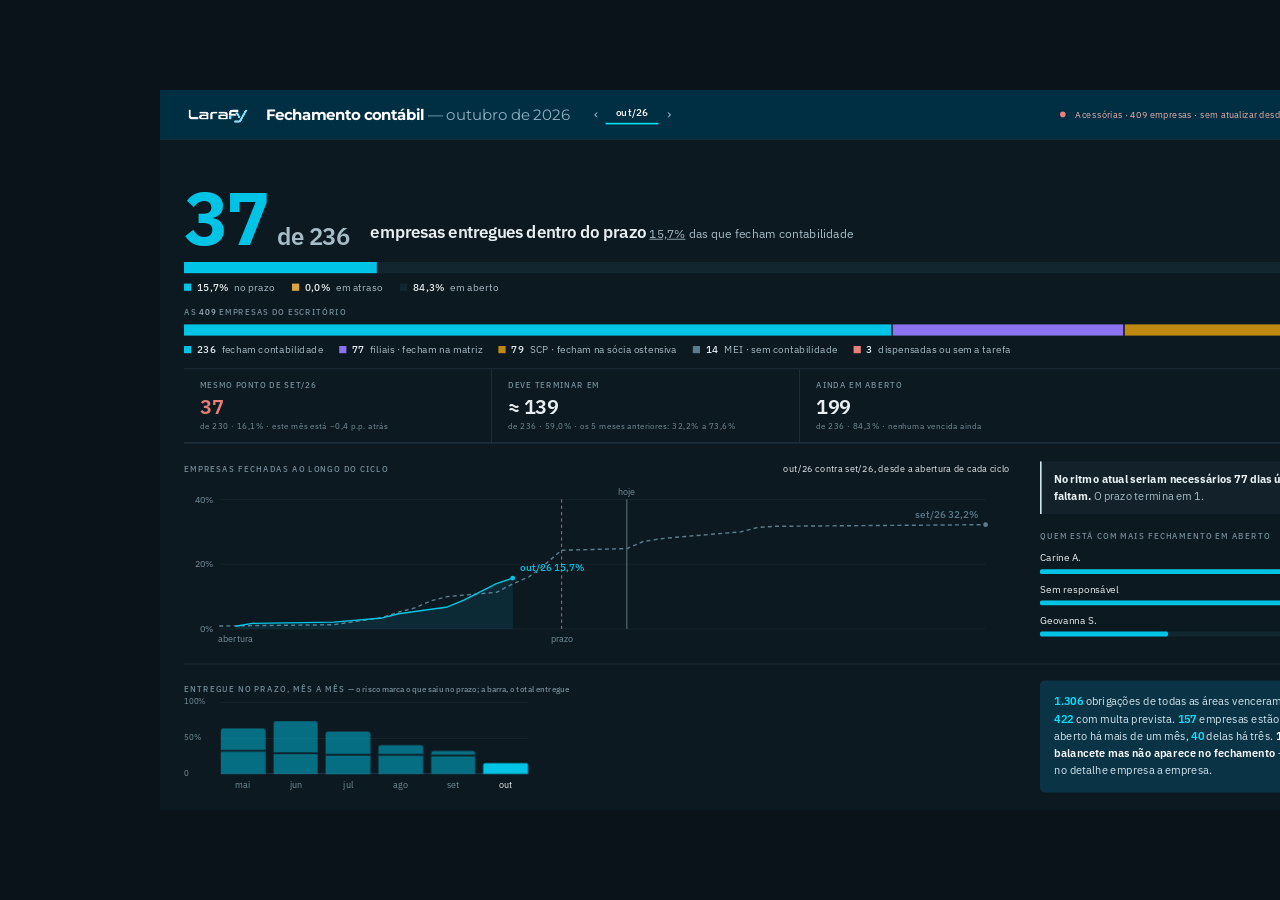
<file: painel.html>
<!doctype html>
<!-- Tema escuro fixo: o painel vive numa TV. Fixo, e não "automático", para
     não virar claro na máquina de quem abrir com o sistema em light. -->
<html lang="pt-BR" data-theme="dark">
<head>
<meta charset="utf-8">
<meta name="viewport" content="width=device-width,initial-scale=1">
<meta name="robots" content="noindex, nofollow, noarchive">
<title>Fechamento Contábil · LaraFy</title>
<link rel="preconnect" href="https://fonts.googleapis.com">
<link rel="preconnect" href="https://fonts.gstatic.com" crossorigin>
<link rel="stylesheet" href="https://fonts.googleapis.com/css2?family=IBM+Plex+Mono:wght@400;500&family=IBM+Plex+Sans:wght@400;500;600;700&family=Montserrat:wght@600;700&display=swap">
<link rel="stylesheet" href="kit.css">
<link rel="stylesheet" href="fontes.css">
<style>
/* ============================================================
   Fechamento contábil — painel de parede.

   As peças são as do kit LaraFy (kit.css), usadas como estão:
   .faixa-num, .deitadas, .colunas, .destaque, .aviso, .mrc.
   Aqui só existe o que o kit não tem: o arranjo da tela.

   O palco é desenhado em 1600×900 e escalado inteiro para caber
   na janela. É o que permite manter as medidas do kit em pixel,
   sem deformar peça nenhuma, do notebook à TV.
   ============================================================ */

/* No escuro, o kit usa #2196BA na série — apagado demais para uma TV. A cor
   do dado passa a ser o #00c4e5 que o site da LaraTAX aplica de verdade (94
   ocorrências no CSS dele). O #07e0ff segue reservado ao acento. */
:root[data-theme="dark"] {
  --s1: #00c4e5;
  --trilho: #12262F;
  --fio: #1E333F;
  --fio2: #17272F;
}

html, body { height:100%; overflow:hidden; }
body { margin:0; background:var(--fundo); display:grid; place-items:center; }

.moldura { width:100vw; height:100vh; display:grid; place-items:center; overflow:hidden; }
.palco {
  width:1600px; height:900px; flex:none;
  background:var(--pap); color:var(--tin);
  display:flex; flex-direction:column;
  transform:scale(var(--esc, 1)); transform-origin:center;
}
.palco.sem-ponteiro, .palco.sem-ponteiro * { cursor:none; }

/* ------------------------------------------------------ cabeçalho */
.topo {
  flex:none; height:62px; background:#002E43; color:#fff;
  display:flex; align-items:center; gap:22px; padding:0 30px;
}
.topo img { height:26px; width:auto; display:block; }
.topo h1 { font-family:var(--fd); font-weight:700; font-size:19px;
           letter-spacing:-.035em; margin:0; white-space:nowrap; }
.topo h1 span { color:#8FB0C0; font-weight:400; letter-spacing:-.02em; }
.nav-comp { display:flex; align-items:center; gap:2px; }
.nav-comp button {
  background:none; border:0; color:#8FB0C0; cursor:pointer; font-size:17px;
  font-family:var(--fb);
  line-height:1; padding:4px 8px; border-radius:3px;
}
.nav-comp button:hover:not(:disabled) { color:#fff; background:rgba(255,255,255,.09); }
.nav-comp button:disabled { opacity:.25; cursor:default; }
.nav-comp .agora {
  font-family:var(--fb); font-weight:500; font-variant-numeric:tabular-nums;
  font-size:13px; color:#fff; min-width:66px; text-align:center;
  border-bottom:2px solid #07E0FF; padding-bottom:2px;
}
.fonte {
  margin-left:auto; display:flex; align-items:center; gap:12px;
  font-family:var(--fb); font-size:11.5px; color:#8FB0C0; white-space:nowrap;
  font-variant-numeric:tabular-nums;
}
.fonte .pt { width:7px; height:7px; border-radius:99px; background:#07E0FF; flex:none; }
.fonte.velha { color:#F0B3AC; } .fonte.velha .pt { background:#E8807A; }
.btn-tv {
  background:none; border:1px solid rgba(255,255,255,.26); color:#8FB0C0;
  font-family:var(--fb); font-size:12px; border-radius:4px; padding:4px 10px; cursor:pointer;
}
.btn-tv:hover { color:#fff; border-color:#fff; }

/* --------------------------------------------------------- arranjo */
.corpo { flex:1; min-height:0; display:flex; flex-direction:column; padding:0 30px; }

.abre { display:flex; align-items:flex-end; gap:26px; padding:20px 0 16px; }
.abre .pc {
  font-family:var(--fb); font-weight:700; font-size:92px; line-height:.86;
  letter-spacing:-.03em; font-variant-numeric:tabular-nums;
  display:flex; align-items:baseline; gap:12px; white-space:nowrap;
}
.abre .pc em {
  font-style:normal; font-weight:600; font-size:30px; letter-spacing:-.03em;
  color:var(--tin2);
}
.abre .txt { padding-bottom:6px; }
.abre .txt .l1 { font-family:var(--fb); font-weight:600; font-size:21px; letter-spacing:-.02em; }
.abre .txt .l1 u { font-family:var(--fb); font-weight:600; text-decoration:none;
                   font-variant-numeric:tabular-nums; }
.abre .txt .l2 { color:var(--tin2); font-size:14.5px; margin-top:5px; }
.abre .marcas { margin-left:auto; display:flex; gap:8px; padding-bottom:8px; }

.fatias { padding:0 0 14px; }
.fatias .pilha { height:14px; }
.fatias .legenda { margin-top:8px; gap:5px 22px; font-size:12.5px; }

.comp-total { padding:0 0 14px; }
.comp-rot { font-family:var(--fb); font-weight:500; font-size:10px; letter-spacing:.13em;
            text-transform:uppercase; color:var(--fr); margin-bottom:7px; }
.comp-rot b { color:var(--tin2); font-weight:500; }
.comp-total .pilha { height:14px; }
.comp-total .legenda { margin-top:8px; gap:5px 20px; font-size:12px; }

.meio { flex:1; min-height:0; display:grid; grid-template-columns:1fr 470px; gap:38px;
        padding:22px 0 0; border-top:1px solid var(--fio); }
.meio > div { min-width:0; min-height:0; display:flex; flex-direction:column;
              overflow:hidden; }

.tit-graf { display:flex; align-items:baseline; justify-content:space-between; gap:14px; }
.linha-svg { flex:1; min-height:0; margin-top:10px; }
.linha-svg svg { width:100%; height:100%; display:block; }
.eixo-t { fill:var(--fr); font-family:var(--fb); font-size:11px;
          font-variant-numeric:tabular-nums; }
.malha-l { stroke:var(--fio2); stroke-width:1; }
.rot-l { font-family:var(--fb); font-weight:500; font-size:12.5px;
         font-variant-numeric:tabular-nums; }

.fecha { flex:none; padding:20px 0 22px; border-top:1px solid var(--fio); margin-top:20px;
         display:grid; grid-template-columns:1fr 470px; gap:38px; align-items:end; }

.graf-col { height:90px; position:relative; max-width:430px; }
.graf-col .colunas { gap:10px; }
.graf-col .colunas b { opacity:.5; }
.graf-col .colunas b.hoje { opacity:1; }
.graf-col .colunas b { border-radius:3px 3px 0 0; }
/* risco branco dentro da coluna: o quanto saiu dentro do prazo. O que
   esta acima do risco foi entregue depois do prazo. */
.marca-prazo { position:absolute; left:0; right:0; height:2px; background:var(--pap);
               display:block; text-decoration:none; }
:root[data-theme="dark"] .marca-prazo { background:var(--fundo); }
.meses-r { display:flex; gap:10px; margin:6px 0 0 46px; max-width:384px; }
.meses-r span { flex:1; text-align:center; font-family:var(--fb); font-size:11px;
                color:var(--fr); font-variant-numeric:tabular-nums; }
.meses-r span.hoje { color:var(--tin); }

/* O aviso do kit é âmbar; num bloco grande isso vira a caixinha amarela de
   sempre. Navy é a cor de estrutura da marca e carrega o mesmo peso sem o
   clichê — o âmbar segue reservado às marcas de estado pequenas. */
.aviso {
  background:#002E43; border:0; color:#C9DEE8; border-radius:var(--r2);
  padding:16px 18px; font-size:13.5px; line-height:1.6;
}
:root[data-theme="dark"] .aviso { background:#0B3346; color:#D3E7EF; }
.aviso b { color:#fff; font-weight:600; }
.aviso .n { font-family:var(--fb); color:#07E0FF; font-weight:600;
            font-variant-numeric:tabular-nums; }

.carregando { display:grid; place-items:center; height:100%; color:var(--fr); font-size:16px; }
</style>
</head>
<body>
<div class="moldura"><div class="palco" id="palco"><div class="carregando">Lendo o Acessórias…</div></div></div>

<svg width="0" height="0" style="position:absolute" aria-hidden="true">
  <symbol id="i-check" viewBox="0 0 24 24"><path d="M4 12.5l5 5L20 6.5"/></symbol>
  <symbol id="i-alerta" viewBox="0 0 24 24"><path d="M12 8v5M12 17h.01M10.3 3.9 1.8 18a2 2 0 0 0 1.7 3h17a2 2 0 0 0 1.7-3L13.7 3.9a2 2 0 0 0-3.4 0z"/></symbol>
  <symbol id="i-x" viewBox="0 0 24 24"><path d="M6 6l12 12M18 6 6 18"/></symbol>
  <symbol id="i-relogio" viewBox="0 0 24 24"><path d="M12 7v5l3 2M21 12a9 9 0 1 1-18 0 9 9 0 0 1 18 0z"/></symbol>
</svg>

<script src="logos.js"></script>
<script src="comum.js"></script>
<script>
const MESES = ['jan','fev','mar','abr','mai','jun','jul','ago','set','out','nov','dez'];
const MESES_LONGO = { jan:'janeiro', fev:'fevereiro', mar:'março', abr:'abril', mai:'maio',
                      jun:'junho', jul:'julho', ago:'agosto', set:'setembro',
                      out:'outubro', nov:'novembro', dez:'dezembro' };
let FECH = null, OPER = null, PULSO = null, COMP = null;


const $ = s => document.querySelector(s);
const esc = s => String(s == null ? '' : s).replace(/[&<>"]/g, c =>
  ({ '&':'&amp;','<':'&lt;','>':'&gt;','"':'&quot;' }[c]));
const nfmt = n => Number(n || 0).toLocaleString('pt-BR');
const dec = (n, d = 1) => Number(n || 0).toLocaleString('pt-BR',
  { minimumFractionDigits: d, maximumFractionDigits: d });
const pct = n => dec(n) + '%';
const ordemComp = c => {
  const m = String(c || '').match(/([a-z]{3})\/(\d{2})/);
  return m ? parseInt(m[2]) * 100 + MESES.indexOf(m[1]) + 1 : 0;
};
const compLongo = c => {
  const m = String(c || '').match(/([a-z]{3})\/(\d{2})/);
  return m ? `${MESES_LONGO[m[1]]} de 20${m[2]}` : c;
};
const dataBR = iso => {
  const m = String(iso || '').match(/^(\d{4})-(\d{2})-(\d{2})/);
  return m ? `${m[3]}/${m[2]}` : '—';
};
function nomeCurto(n) {
  const t = String(n || '').trim();
  if (!t) return '—';
  if (/^sem respons/i.test(t)) return 'Sem responsável';
  const [a, b] = t.split(' ');
  return b ? `${a} ${b[0]}.` : a;
}
function compVizinha(c, passo) {
  const l = FECH.competencias.slice().sort((a, b) => ordemComp(a) - ordemComp(b));
  const i = l.indexOf(c);
  return (i >= 0 && i + passo >= 0 && i + passo < l.length) ? l[i + passo] : null;
}
const marca = (cls, icone, txt) =>
  `<span class="mrc ${cls}"><svg><use href="#${icone}"></use></svg>${esc(txt)}</span>`;

/* ------------------------------------------------------------ dados */
const ler = () => Promise.all([
  fetch('data/fechamento.json?ts=' + Date.now()).then(r => r.json()),
  fetch('data/operacional.json?ts=' + Date.now()).then(r => r.json()),
  // o pulso diz quando o robô verificou pela última vez, mesmo nas rodadas
  // em que nada mudou. Se faltar, o painel segue com o meta dos dados.
  fetch('data/pulso.json?ts=' + Date.now()).then(r => r.ok ? r.json() : null).catch(() => null),
]);
async function carregar() {
  try { [FECH, OPER, PULSO] = await ler(); }
  catch (e) {
    $('#palco').innerHTML = `<div class="carregando">Não consegui ler os dados do Acessórias.
      Abra o painel pelo atalho, não pelo arquivo. (${esc(e.message)})</div>`;
    return;
  }
  COMP = FECH.competencia_foco;
  desenhar();
  setInterval(async () => {
    try {
      const [a, o, p] = await ler();
      const igual = p && PULSO ? p.verificado_em === PULSO.verificado_em
                               : a.meta.atualizado_em === FECH.meta.atualizado_em;
      if (igual) return;
      FECH = a; OPER = o; PULSO = p; desenhar();
    } catch (e) { /* rede caiu: segue mostrando o último número lido */ }
  }, 5 * 60 * 1000);
}

/* ---------------------------------------------------------- desenho */
function desenhar() {
  const b = FECH.fechamento[COMP];
  const idade = idadeDosDados(FECH.meta, PULSO);
  const antes = compVizinha(COMP, -1), depois = compVizinha(COMP, 1);
  const r = b.ritmo || {};
  const falta = b.total - b.concluidas;

  const estado = r.prazo_vencido
    ? (falta === 0 ? marca('ok', 'i-check', 'competência fechada')
                   : marca('mal', 'i-x', `prazo venceu em ${dataBR(b.prazo_legal)}`))
    : falta === 0 ? marca('ok', 'i-check', 'competência fechada')
    : r.dias_uteis_restantes === 0
      ? marca('al', 'i-alerta', 'último dia do prazo')
      : marca('al', 'i-alerta', `prazo em ${r.dias_uteis_restantes} dia${
          r.dias_uteis_restantes === 1 ? '' : 's'} úteis`);

  $('#palco').innerHTML = `
    <header class="topo">
      <img src="${LOGOS.larafy_branca}" alt="LaraFy">
      <h1>Fechamento contábil <span>— ${esc(compLongo(COMP))}</span></h1>
      <div class="nav-comp">
        <button id="ant" ${antes ? '' : 'disabled'} aria-label="Competência anterior">&lsaquo;</button>
        <span class="agora">${esc(COMP)}</span>
        <button id="prox" ${depois ? '' : 'disabled'} aria-label="Próxima competência">&rsaquo;</button>
      </div>
      <div class="fonte${idade.velho ? ' velha' : ''}">
        <span class="pt"></span>
        <span>Acessórias · ${nfmt(FECH.meta.total_empresas)} empresas ·
          ${idade.velho ? 'sem atualizar desde ' + esc(idade.quando)
            : idade.horasDados > 1.5
              ? `verificado ${esc(idade.texto)} · números de ${esc(idade.dadosDe)}`
              : 'atualizado ' + esc(idade.texto)}</span>
        <button class="btn-tv" id="cheia" title="Tecla F">${
          document.fullscreenElement ? 'Sair' : 'Tela cheia'}</button>
      </div>
    </header>

    <div class="corpo">
      <div class="abre">
        <span class="pc" style="color:${corDo(b)}">${nfmt(b.concluidas_no_prazo)}<em>de ${
          nfmt(b.total)}</em></span>
        <span class="txt">
          <span class="l1">empresas entregues dentro do prazo</span>
          <span class="l2"><u>${pct(pctNoPrazo(b))}</u> das que fecham contabilidade</span>
        </span>
        <span class="marcas">${estado}</span>
      </div>

      <div class="fatias">
        <span class="pilha">
          ${b.concluidas_no_prazo ? `<i style="width:${pctNoPrazo(b)}%;background:var(--s1)"
            title="${nfmt(b.concluidas_no_prazo)} no prazo"></i>` : ''}
          ${b.concluidas_atrasadas ? `<i style="width:${pctAtrasado(b)}%;background:var(--al)"
            title="${nfmt(b.concluidas_atrasadas)} em atraso"></i>` : ''}
          ${(b.pendentes + b.atrasadas) ? `<i style="width:${pctAberto(b)}%;background:var(--trilho)"
            title="${nfmt(b.pendentes + b.atrasadas)} em aberto"></i>` : ''}
        </span>
        <div class="legenda">
          <span><u style="background:var(--s1)"></u><b>${pct(pctNoPrazo(b))}</b> no prazo</span>
          <span><u style="background:var(--al)"></u><b>${pct(pctAtrasado(b))}</b> em atraso</span>
          <span><u style="background:var(--trilho)"></u><b>${pct(pctAberto(b))}</b> em aberto</span>
        </div>
      </div>

      ${composicao(b)}

      ${faixaNumeros(b)}

      <div class="meio">
        <div>
          <div class="tit-graf">
            <p class="marca" style="margin:0">Empresas fechadas ao longo do ciclo</p>
            <span class="txt-est" id="leg-curva"></span>
          </div>
          <div class="linha-svg"><svg id="curva" preserveAspectRatio="none"></svg></div>
        </div>
        <div>${colunaDireita(b)}</div>
      </div>

      <div class="fecha">
        <div>
          <p class="marca">Entregue no prazo, mês a mês <span style="text-transform:none;
            letter-spacing:0">— o risco marca o que saiu no prazo; a barra, o total entregue</span></p>
          ${grafMeses()}
        </div>
        <div>${avisoFinal(b)}</div>
      </div>
    </div>`;

  $('#ant').onclick = () => { const c = compVizinha(COMP, -1); if (c) { COMP = c; desenhar(); } };
  $('#prox').onclick = () => { const c = compVizinha(COMP, 1); if (c) { COMP = c; desenhar(); } };
  $('#cheia').onclick = alternarTelaCheia;
  desenharCurva(b);
}

/* De onde vem a diferença entre o total de empresas do escritório e as que
   entram nesta conta. Sem essa linha, "233" ao lado de "409 empresas" parece
   que está faltando gente. */
function explicaTotal(b) {
  const c = b.cobertura;
  if (!c || c.empresas_no_escritorio <= c.nesta_conta) return '';
  const m = c.por_motivo || {};
  const nomes = { filial_matriz: 'filiais fecham na matriz',
                  scp: 'SCP fecham na sócia ostensiva',
                  mei: 'MEI', dispensada: 'dispensadas', sem_tarefa: 'sem a tarefa' };
  const partes = ['filial_matriz', 'scp', 'mei', 'dispensada', 'sem_tarefa']
    .filter(k => m[k]).map(k => `${nfmt(m[k])} ${nomes[k]}`);
  return ` · as outras ${nfmt(c.empresas_no_escritorio - c.nesta_conta)} de ${
    nfmt(c.empresas_no_escritorio)}: ${partes.join(', ')}`;
}

/* De onde vêm as empresas do escritório. Sem isto, "233" ao lado de "409"
   parece que sumiu metade da carteira — e o que sumiu tem nome: filial fecha
   na matriz, SCP fecha na sócia ostensiva, MEI não faz contabilidade. */
function composicao(b) {
  const c = b.cobertura;
  if (!c || !c.por_motivo || c.empresas_no_escritorio <= c.nesta_conta) return '';
  const m = c.por_motivo, T = c.empresas_no_escritorio;
  const itens = [
    { n: c.nesta_conta, cor: 'var(--s1)', txt: 'fecham contabilidade' },
    { n: m.filial_matriz || 0, cor: 'var(--s3)', txt: 'filiais · fecham na matriz' },
    { n: m.scp || 0, cor: 'var(--s5)', txt: 'SCP · fecham na sócia ostensiva' },
    { n: m.mei || 0, cor: 'var(--sOut)', txt: 'MEI · sem contabilidade' },
    { n: (m.dispensada || 0) + (m.sem_tarefa || 0), cor: 'var(--mal)',
      txt: 'dispensadas ou sem a tarefa' },
  ].filter(x => x.n > 0);
  return `
    <div class="comp-total">
      <div class="comp-rot">As <b>${nfmt(T)}</b> empresas do escritório</div>
      <div class="pilha">
        ${itens.map(i => `<i style="width:${(i.n / T) * 100}%;background:${i.cor}"
             title="${nfmt(i.n)} ${esc(i.txt)}"></i>`).join('')}
      </div>
      <div class="legenda">
        ${itens.map(i => `<span><u style="background:${i.cor}"></u>
          <b>${nfmt(i.n)}</b> ${esc(i.txt)}</span>`).join('')}
      </div>
    </div>`;
}

/* O indicador da gestao e "quanto saiu no prazo", nao "quanto ja entrou".
   Entrega feita depois do prazo continua sendo entrega, mas nao conta aqui —
   ela aparece na linha de baixo e no grafico dos meses. */
const pctNoPrazo  = b => b.total ? (b.concluidas_no_prazo * 100) / b.total : 0;
const pctPrincipal = b => pctNoPrazo(b);
const pctAtrasado = b => b.total ? (b.concluidas_atrasadas * 100) / b.total : 0;
const pctAberto   = b => b.total ? ((b.pendentes + b.atrasadas) * 100) / b.total : 0;

function corDo(b) {
  const r = b.ritmo || {};
  if (!r.prazo_vencido) return 'var(--s1)';
  const p = pctPrincipal(b);
  return p >= 95 ? 'var(--ok)' : p >= 80 ? 'var(--al)' : 'var(--mal)';
}

/* Peça do kit: faixa de números, células separadas por fio. O valor é mono. */
/* Faixa de números — tudo aqui conta EMPRESAS, igual ao número grande; o
   percentual desce para a linha de apoio. A ordem é a que a gestão pergunta:
   1. quantas o mês passado tinha no MESMO ponto do ciclo
   2. onde este mês deve terminar
   3. quantas ainda faltam
   Nada repete a barra colorida logo acima. */
function faixaNumeros(b) {
  const r = b.ritmo || {};
  const c = b.comparativo;
  const f = b.forecast;
  const cel = (rot, val, det, cls) => `<div>
    <div class="r">${rot}</div>
    <div class="v${cls ? ' ' + cls : ''}">${val}</div>
    <div class="d">${det}</div></div>`;

  // 1. o mesmo ponto do ciclo no mês anterior
  const ant = c && c.anteriores && c.anteriores[0];
  const antPct = ant ? ant.no_prazo_no_mesmo_ponto : null;
  const celAnterior = (ant && antPct !== null && antPct !== undefined)
    ? (() => {
        const quantas = ant.no_prazo_empresas;
        const d = pctNoPrazo(b) - antPct;
        const sinal = `${d >= 0 ? '+' : '−'}${dec(Math.abs(d))} p.p.`;
        const temContagem = quantas !== undefined && ant.total_no_mes !== undefined;
        return cel(`Mesmo ponto de ${ant.competencia}`,
                   temContagem ? nfmt(quantas) : pct(antPct),
                   (temContagem ? `de ${nfmt(ant.total_no_mes)} · ${pct(antPct)} · ` : '') +
                   `este mês está ${sinal} ${d >= 0 ? 'à frente' : 'atrás'}`,
                   d >= 0 ? '' : 'mal');
      })()
    : cel('Fechando por dia útil', dec(r.por_dia), `em ${r.dias_uteis_corridos} dias de ciclo`);

  // 2. enquanto dá para prever, previsão. Depois que o prazo venceu, o
  //    resultado real - dizer "deve terminar em 71%" de um mês que venceu
  //    há dois meses e parou em 50% não é previsão, é ilusão.
  const celForecast = (f && !r.prazo_vencido)
    ? cel('Deve terminar em', `≈ ${nfmt(f.empresas)}`,
          `de ${nfmt(b.total)} · ${pct(f.pct)} · os ${nfmt(f.meses)} meses anteriores: ` +
          `${pct(f.menor)} a ${pct(f.maior)}`)
    : cel('Entregue no total', nfmt(b.concluidas),
          `de ${nfmt(b.total)} · ${pct(b.percentual)}` + (b.concluidas_atrasadas
            ? ` · ${nfmt(b.concluidas_atrasadas)} entraram depois do prazo` : ''));

  // 3. o que ainda falta
  const aberto = b.pendentes + b.atrasadas;
  const celAberto = cel('Ainda em aberto', nfmt(aberto),
        `de ${nfmt(b.total)} · ${pct(pctAberto(b))}` +
        (b.atrasadas ? ` · ${nfmt(b.atrasadas)} já vencidas` : ' · nenhuma vencida ainda'),
        b.atrasadas ? 'mal' : '');

  return `<div class="faixa-num">
    ${celAnterior}
    ${celForecast}
    ${celAberto}
  </div>`;
}

/* Onde a competência anterior estava no MESMO ponto do ciclo. */
function refAnterior(b) {
  const ant = compVizinha(COMP, -1);
  const bAnt = ant ? FECH.fechamento[ant] : null;
  if (!bAnt || !b.abre_em || !bAnt.abre_em) return null;
  const dia = Math.floor((Date.now() - new Date(b.abre_em + 'T00:00:00')) / 86400000);
  if (dia < 0) return null;
  const alvo = new Date(new Date(bAnt.abre_em + 'T00:00:00').getTime() + dia * 86400000)
    .toISOString().slice(0, 10);
  const ate = bAnt.curva.filter(p => p.dia <= alvo);
  const v = ate.length ? ate[ate.length - 1].percentual : 0;
  return { comp: ant, percentual: v, dif: b.percentual - v };
}

/* Peça do kit: barras deitadas, nome e valor acima do trilho. */
function colunaDireita(b) {
  const lista = (b.por_responsavel || [])
    .filter(x => x.pendentes + x.atrasadas > 0)
    .sort((a, c) => (c.pendentes + c.atrasadas) - (a.pendentes + a.atrasadas))
    .slice(0, 4);
  const max = Math.max(1, ...lista.map(x => x.pendentes + x.atrasadas));
  const r = b.ritmo || {};
  const falta = b.total - b.concluidas;

  const veredito = falta === 0
    ? `<div class="destaque"><b>As ${nfmt(b.total)} empresas desta competência estão fechadas.</b></div>`
    : r.prazo_vencido
      ? `<div class="destaque"><b>${nfmt(falta)} empresas ficaram sem fechamento.</b>
          O prazo terminou em ${dataBR(b.prazo_legal)}.</div>`
      : r.dias_uteis_restantes === 0
        ? `<div class="destaque"><b>Hoje é o último dia do prazo e ${nfmt(falta)} empresas
            seguem em aberto.</b> A partir de amanhã elas contam como atraso.</div>`
      : r.por_dia_necessario > r.por_dia
        ? `<div class="destaque"><b>No ritmo atual seriam necessários
            ${nfmt(r.dias_uteis_no_ritmo)} dias úteis para as ${nfmt(falta)} que faltam.</b>
            O prazo termina em ${r.dias_uteis_restantes}.</div>`
        : `<div class="destaque"><b>O ritmo atual fecha as ${nfmt(falta)} que faltam no prazo.</b>
            Restam ${r.dias_uteis_restantes} dias úteis.</div>`;

  return `
    ${veredito}
    <p class="marca" style="margin:20px 0 10px">Quem está com mais fechamento em aberto</p>
    <div class="deitadas">
      ${lista.map(x => {
        const ab = x.pendentes + x.atrasadas;
        return `<div>
          <div class="l1"><span>${esc(nomeCurto(x.nome))}</span><u>${nfmt(ab)} de ${nfmt(x.total)}</u></div>
          <div class="trilho"><i style="width:${(ab / max) * 100}%"></i></div>
        </div>`;
      }).join('') || '<div class="vazio"><b>Nada em aberto</b></div>'}
    </div>`;
}

/* Duas barras por mês: onde o mês estava NO DIA DO PRAZO (cheia) e onde ele
   terminou (clara, atrás). O vão entre as duas é o que o escritório entrega
   depois do prazo — que é a história que o número sozinho não conta. */
function grafMeses() {
  const b = FECH.fechamento[COMP];
  const c = b.comparativo;
  if (!c) return grafMesesSimples();
  const linhas = [{ comp: COMP, noPrazo: pctNoPrazo(b), fim: b.percentual, atual: true }]
    .concat(c.anteriores.map(a => ({
      comp: a.competencia,
      noPrazo: a.terminou_no_prazo !== undefined ? a.terminou_no_prazo : a.no_mesmo_ponto,
      fim: a.terminou_em })))
    .reverse();
  const alt = 90;
  const rot = 'no prazo';
  return `
    <div class="graf-col">
      <div class="eixo">
        <u style="top:0">100%</u><i style="top:0"></i>
        <u style="top:${alt / 2}px">50%</u><i style="top:${alt / 2}px"></i>
        <u style="top:${alt}px">0</u><i style="top:${alt - 1}px;background:var(--fio3)"></i>
      </div>
      <div class="colunas">
        ${linhas.map(l => `<b class="${l.atual ? 'hoje' : ''}" style="height:${Math.max(1.5, l.fim)}%">
          ${l.fim > l.noPrazo ? `<u class="marca-prazo" style="bottom:${(l.noPrazo / l.fim) * 100}%"></u>` : ''}
          <span class="dica">${esc(l.comp)} · ${pct(l.noPrazo)} ${esc(rot)}${
            l.fim > l.noPrazo ? ` · terminou em ${pct(l.fim)}` : ''}</span></b>`).join('')}
      </div>
    </div>
    <div class="meses-r">
      ${linhas.map(l => `<span class="${l.atual ? 'hoje' : ''}">${esc(l.comp.slice(0, 3))}</span>`).join('')}
    </div>`;
}

function grafMesesSimples() {
  const comps = FECH.competencias
    .filter(c => ordemComp(c) <= ordemComp(FECH.competencia_foco))
    .slice(0, 6).reverse();
  if (comps.length < 2) return '';
  const alt = 90;
  return `
    <div class="graf-col">
      <div class="eixo">
        <u style="top:0">100%</u><i style="top:0"></i>
        <u style="top:${alt / 2}px">50%</u><i style="top:${alt / 2}px"></i>
        <u style="top:${alt}px">0</u><i style="top:${alt - 1}px;background:var(--fio3)"></i>
      </div>
      <div class="colunas">
        ${comps.map(c => {
          const x = FECH.fechamento[c];
          return `<b class="${c === COMP ? 'hoje' : ''}" style="height:${Math.max(1.5, x.percentual)}%">
            <span class="dica">${esc(c)} · ${pct(x.percentual)}</span></b>`;
        }).join('')}
      </div>
    </div>
    <div class="meses-r">
      ${comps.map(c => `<span class="${c === COMP ? 'hoje' : ''}">${esc(c.slice(0, 3))}</span>`).join('')}
    </div>`;
}

/* Peça do kit: aviso — só quando há o que avisar, com número e nome. */
function avisoFinal(b) {
  const tres = (FECH.arrastando || []).filter(x => x.total_meses >= 3).length;
  const o = OPER ? OPER.por_competencia[OPER.competencia_foco] : null;
  const pior = o && (o.obrigacoes || []).filter(x => x.atrasadas > 0)
    .sort((a, c) => c.atrasadas - a.atrasadas)[0];
  const partes = [];
  const p = OPER ? OPER.passivo : null;
  if (p) partes.push(
    `<b class="n">${nfmt(p.total)}</b> obrigações de todas as áreas venceram e seguem sem
     entrega, <b class="n">${nfmt(p.com_multa)}</b> com multa prevista.`);
  if (FECH.arrastando_total) partes.push(
    `<b class="n">${nfmt(FECH.arrastando_total)}</b> empresas estão com o fechamento em aberto
     há mais de um mês${tres ? `, <b class="n">${nfmt(tres)}</b> delas há três` : ''}.`);
  if (pior) partes.push(
    `<b>${esc(pior.obrigacao)}</b> está atrasada em <b class="n">${nfmt(pior.atrasadas)}</b> empresas.`);
  const conf = (b.fora_da_conta || []).filter(x => x.suspeita);
  if (conf.length) partes.push(
    `<b>${nfmt(conf.length)} ${conf.length === 1 ? 'empresa faz' : 'empresas fazem'} balancete
     mas não ${conf.length === 1 ? 'aparece' : 'aparecem'} no fechamento</b> — veja em
     "A conferir" no detalhe empresa a empresa.`);
  if (!partes.length) return '';
  return `<div class="aviso">${partes.join(' ')}</div>`;
}

/* Peça do kit: faixa de números, para o que vale do escritório inteiro. */
function numerosFinais() {
  const p = OPER ? OPER.passivo : null;
  if (!p) return '';
  const maior = Object.entries(p.por_time).sort((a, b) => b[1] - a[1])[0];
  return `<div class="faixa-num" style="grid-template-columns:1fr 1fr;margin-top:auto">
    <div><div class="r">Passivo do escritório</div>
      <div class="v mal">${nfmt(p.total)}</div>
      <div class="d">venceram e seguem sem entrega</div></div>
    <div><div class="r">Com multa prevista</div>
      <div class="v">${nfmt(p.com_multa)}</div>
      <div class="d">maior parte no ${esc(maior[0])} (${nfmt(maior[1])})</div></div>
  </div>`;
}

/* ------------------------------------------------------------ curva */
function desenharCurva(b) {
  const svg = document.getElementById('curva');
  if (!svg) return;
  const caixa = svg.parentElement.getBoundingClientRect();
  const esc0 = parseFloat(getComputedStyle(document.documentElement).getPropertyValue('--esc')) || 1;
  const W = Math.max(320, caixa.width / esc0), H = Math.max(120, caixa.height / esc0);
  const M = { t: 20, r: 30, b: 24, l: 44 };

  const serie = bloco => {
    if (!bloco || !bloco.curva || !bloco.curva.length) return [];
    const t0 = new Date((bloco.abre_em || bloco.curva[0].dia) + 'T00:00:00');
    return bloco.curva.map(p => ({
      x: Math.round((new Date(p.dia + 'T00:00:00') - t0) / 86400000), y: p.percentual }));
  };
  const ant = compVizinha(COMP, -1);
  const sA = serie(b), sB = serie(ant ? FECH.fechamento[ant] : null);
  const leg = document.getElementById('leg-curva');
  if (leg) leg.textContent = ant ? `${COMP} contra ${ant}, desde a abertura de cada ciclo` : COMP;

  svg.setAttribute('viewBox', `0 0 ${W} ${H}`);
  if (!sA.length && !sB.length) {
    svg.innerHTML = `<text x="${W / 2}" y="${H / 2}" text-anchor="middle" class="eixo-t">
      Nenhuma empresa fechada até agora nesta competência</text>`;
    return;
  }

  const diaHoje = b.abre_em
    ? Math.floor((Date.now() - new Date(b.abre_em + 'T00:00:00')) / 86400000) : null;
  const diaPrazo = (b.abre_em && b.prazo_legal)
    ? Math.round((new Date(b.prazo_legal + 'T00:00:00') - new Date(b.abre_em + 'T00:00:00')) / 86400000)
    : null;
  const maxX = Math.max(1, ...sA.map(p => p.x), ...sB.map(p => p.x),
                        diaPrazo || 0, diaHoje == null ? 0 : diaHoje);
  const minX = Math.min(0, ...sA.map(p => p.x), ...sB.map(p => p.x));
  const maxY = Math.max(20, Math.ceil(Math.max(...sA.map(p => p.y), ...sB.map(p => p.y), 0) / 20) * 20);
  const px = x => M.l + ((x - minX) / (maxX - minX)) * (W - M.l - M.r);
  const py = y => H - M.b - (y / maxY) * (H - M.t - M.b);
  const dl = s => s.map((p, i) => (i ? 'L' : 'M') + px(p.x).toFixed(1) + ' ' + py(p.y).toFixed(1)).join(' ');
  const area = s => s.length
    ? `${dl(s)} L ${px(s[s.length - 1].x).toFixed(1)} ${py(0)} L ${px(s[0].x).toFixed(1)} ${py(0)} Z` : '';

  const rot = (s, cor, nome) => {
    if (!s.length) return '';
    const u = s[s.length - 1];
    const txt = `${nome} ${pct(u.y)}`;
    const cabe = px(u.x) + 9 + txt.length * 7.4 <= W - 2;
    return `<circle cx="${px(u.x)}" cy="${py(u.y)}" r="3" fill="${cor}"/>
      <text x="${px(u.x) + (cabe ? 9 : -9)}" y="${py(u.y) - 9}" class="rot-l"
        text-anchor="${cabe ? 'start' : 'end'}" fill="${cor}">${esc(txt)}</text>`;
  };

  svg.innerHTML = `
    ${[0, maxY / 2, maxY].map(v => `
      <line class="malha-l" x1="${M.l}" x2="${W - M.r}" y1="${py(v)}" y2="${py(v)}"/>
      <text class="eixo-t" x="${M.l - 8}" y="${py(v) + 4}" text-anchor="end">${v}%</text>`).join('')}
    <text class="eixo-t" x="${px(0)}" y="${H - M.b + 16}" text-anchor="middle">abertura</text>
    ${diaPrazo != null && diaPrazo <= maxX ? `
      <line x1="${px(diaPrazo)}" x2="${px(diaPrazo)}" y1="${M.t}" y2="${H - M.b}"
            stroke="var(--mal)" stroke-width="1" stroke-dasharray="4 4"/>
      <text class="eixo-t" x="${px(diaPrazo)}" y="${H - M.b + 16}" text-anchor="middle"
            fill="var(--mal)">prazo</text>` : ''}
    ${diaHoje != null && diaHoje >= 0 && diaHoje <= maxX ? `
      <line x1="${px(diaHoje)}" x2="${px(diaHoje)}" y1="${M.t}" y2="${H - M.b}"
            stroke="var(--fr)" stroke-width="1"/>
      <text class="eixo-t" x="${px(diaHoje)}" y="${M.t - 6}" text-anchor="middle">hoje</text>` : ''}
    ${sB.length ? `<path d="${dl(sB)}" fill="none" stroke="var(--sOut)" stroke-width="1.8"
        stroke-dasharray="5 4" stroke-linejoin="round"/>` : ''}
    ${sA.length ? `<path d="${area(sA)}" fill="var(--s1)" opacity=".10"/>` : ''}
    ${sA.length ? `<path d="${dl(sA)}" fill="none" stroke="var(--s1)" stroke-width="1.8"
        stroke-linejoin="round"/>` : ''}
    ${rot(sB, 'var(--sOut)', ant)}
    ${rot(sA, 'var(--s1)', COMP)}`;
}

/* ------------------------------------------ escala e tela cheia */
function ajustarEscala() {
  const esc = Math.min(window.innerWidth / 1600, window.innerHeight / 900);
  document.documentElement.style.setProperty('--esc', esc.toFixed(4));
}
async function alternarTelaCheia() {
  try {
    if (document.fullscreenElement) await document.exitFullscreen();
    else await document.documentElement.requestFullscreen();
  } catch (e) { console.warn('Tela cheia indisponível neste navegador:', e.message); }
}
document.addEventListener('fullscreenchange', () => {
  const b = document.getElementById('cheia');
  if (b) b.textContent = document.fullscreenElement ? 'Sair' : 'Tela cheia';
  if (!document.fullscreenElement) {
    clearTimeout(tempoPonteiro);
    document.querySelector('.palco')?.classList.remove('sem-ponteiro');
  } else esconderPonteiroDepois();
  ajustarEscala();
  if (FECH) desenharCurva(FECH.fechamento[COMP]);
});
let tempoPonteiro;
function esconderPonteiroDepois() {
  clearTimeout(tempoPonteiro);
  const palco = document.querySelector('.palco');
  if (!palco) return;
  palco.classList.remove('sem-ponteiro');
  if (!document.fullscreenElement) return;
  tempoPonteiro = setTimeout(() => palco.classList.add('sem-ponteiro'), 3000);
}
document.addEventListener('mousemove', esconderPonteiroDepois);
document.addEventListener('keydown', ev => {
  if (ev.ctrlKey || ev.altKey || ev.metaKey) return;
  if (ev.key.toLowerCase() === 'f') { ev.preventDefault(); alternarTelaCheia(); }
  else if (ev.key === 'ArrowLeft') { const c = compVizinha(COMP, -1); if (c) { COMP = c; desenhar(); } }
  else if (ev.key === 'ArrowRight') { const c = compVizinha(COMP, 1); if (c) { COMP = c; desenhar(); } }
});

let t;
window.addEventListener('resize', () => {
  ajustarEscala();
  clearTimeout(t);
  t = setTimeout(() => { if (FECH) desenharCurva(FECH.fechamento[COMP]); }, 150);
});
ajustarEscala();
carregar();
</script>
</body>
</html>
</file>
<file: kit.css>
/* ============================================================
   Kit de pecas LaraFy — copiado do enxoval oficial, sem alterar.
   Fonte: artifact "Kit de Pecas LaraFy v1".

   Nao editar aqui: se a peca mudar no enxoval, copiar de la de novo.
   O painel usa estas classes como estao (.faixa-num, .deitadas,
   .colunas, .destaque, .aviso, .mrc, .painel, table).
   ============================================================ */

:root{
  color-scheme:light;
  --pap:#FFFFFF; --fundo:#F6F8F9; --reb:#F0F4F5;
  --tin:#0F2731; --tin2:#4A6270; --fr:#7C93A0;
  --fio:#E3E9EC; --fio2:#F0F4F5; --fio3:#D3DDE1;
  --navy:#002E43; --navy2:#013D59; --cyan:#07E0FF; --cyanT:#00738F;
  --ok:#0E7A52; --okF:#E7F3ED; --okB:#C3E2D3;
  --al:#9C6100; --alF:#FBF2E3; --alB:#EDDCBB;
  --mal:#A03A2E; --malF:#FBECEA; --malB:#F0D2CD;
  --s1:#0090B3; --s2:#EB6834; --s3:#4A3AA7; --s4:#1BAF7A; --s5:#EDA100; --s6:#D93A63;
  --sOut:#A9BEC7; --trilho:#EDF1F3;
  --fd:"Montserrat","Segoe UI",system-ui,sans-serif;
  --fb:"IBM Plex Sans","Segoe UI",system-ui,sans-serif;
  --fm:"IBM Plex Mono",ui-monospace,Consolas,monospace;
  --curva:cubic-bezier(.32,.72,0,1);
  --t-micro:90ms; --t:150ms; --t-painel:200ms;
  --r:4px; --r2:6px;
}
@media (prefers-color-scheme:dark){:root:not([data-theme="light"]){
  color-scheme:dark;
  --pap:#0D1920; --fundo:#0A1319; --reb:#13212A;
  --tin:#E8EFF2; --tin2:#A6BCC6; --fr:#76909C;
  --fio:#1D2F39; --fio2:#16242C; --fio3:#263B47;
  --navy:#CFE6EF; --navy2:#B9D9E5; --cyanT:#4FC8E4;
  --ok:#3FBF8C; --okF:#0D2C24; --okB:#1C4B3C;
  --al:#D9A441; --alF:#2C2312; --alB:#4D3D1B;
  --mal:#E8807A; --malF:#2E1614; --malB:#5A2B26;
  --s1:#2196BA; --s2:#D95926; --s3:#8A72F0; --s4:#1DA378; --s5:#C08A12; --s6:#E85C7A;
  --sOut:#5B7C8C; --trilho:#16242C;
}}
:root[data-theme="dark"]{
  color-scheme:dark;
  --pap:#0D1920; --fundo:#0A1319; --reb:#13212A;
  --tin:#E8EFF2; --tin2:#A6BCC6; --fr:#76909C;
  --fio:#1D2F39; --fio2:#16242C; --fio3:#263B47;
  --navy:#CFE6EF; --navy2:#B9D9E5; --cyanT:#4FC8E4;
  --ok:#3FBF8C; --okF:#0D2C24; --okB:#1C4B3C;
  --al:#D9A441; --alF:#2C2312; --alB:#4D3D1B;
  --mal:#E8807A; --malF:#2E1614; --malB:#5A2B26;
  --s1:#2196BA; --s2:#D95926; --s3:#8A72F0; --s4:#1DA378; --s5:#C08A12; --s6:#E85C7A;
  --sOut:#5B7C8C; --trilho:#16242C;
}
*{box-sizing:border-box}
body{margin:0;background:var(--fundo);color:var(--tin);font-family:var(--fb);
  font-size:14.5px;line-height:1.55;-webkit-font-smoothing:antialiased}
:focus-visible{outline:2px solid var(--cyanT);outline-offset:2px;border-radius:2px}
a{color:var(--cyanT)}

.pag{max-width:1180px;margin:0 auto;padding:0 26px}
.shell{display:grid;grid-template-columns:186px minmax(0,1fr);gap:48px;align-items:start}
@media(max-width:900px){.shell{grid-template-columns:1fr;gap:0}.idx{display:none}}

.topo{padding:56px 0 26px;border-bottom:1px solid var(--fio);margin-bottom:38px}
.olho{font-family:var(--fm);font-size:10.5px;letter-spacing:.16em;text-transform:uppercase;
  color:var(--fr);margin:0 0 16px}
h1{font-family:var(--fd);font-weight:800;letter-spacing:-.04em;
  font-size:clamp(34px,5.2vw,52px);line-height:1;margin:0;text-wrap:balance}
h1 .fraco{color:var(--fr)}
.lede{max-width:58ch;font-size:16.5px;color:var(--tin2);margin:18px 0 0}

.idx{position:sticky;top:26px;font-family:var(--fm);font-size:11.5px;line-height:2}
.idx a{display:block;color:var(--fr);text-decoration:none;padding:1px 0 1px 14px;
  border-left:1px solid var(--fio);transition:color var(--t-micro) var(--curva),
  border-color var(--t-micro) var(--curva)}
.idx a:hover{color:var(--tin);border-left-color:var(--cyanT)}

section{margin:0 0 62px;scroll-margin-top:24px}
h2{font-family:var(--fd);font-weight:700;font-size:22px;letter-spacing:-.03em;margin:0 0 3px}
.marca{font-family:var(--fm);font-size:10px;letter-spacing:.15em;text-transform:uppercase;
  color:var(--fr);margin:0 0 8px}
.reg{height:1px;background:var(--fio);border:0;margin:14px 0 22px}

/* grade de amostras */
.linha{display:flex;flex-wrap:wrap;gap:12px;align-items:flex-end;margin-bottom:18px}
.peca{display:flex;flex-direction:column;gap:7px}
.peca .lab{font-family:var(--fm);font-size:9.5px;letter-spacing:.12em;text-transform:uppercase;color:var(--fr)}

/* ---------------- botões ---------------- */
.btn{display:inline-flex;align-items:center;justify-content:center;gap:7px;
  background:var(--navy);color:var(--pap);border:1px solid var(--navy);
  padding:8px 15px;border-radius:var(--r);font-family:var(--fb);font-size:13.5px;
  font-weight:500;cursor:pointer;white-space:nowrap;
  transition:background var(--t-micro) var(--curva),border-color var(--t-micro) var(--curva),
    color var(--t-micro) var(--curva),opacity var(--t-micro) var(--curva)}
.btn:hover{background:var(--navy2);border-color:var(--navy2)}
.btn:active{background:var(--navy)}
.btn svg{width:14px;height:14px;stroke:currentColor;fill:none;stroke-width:1.8;
  stroke-linecap:round;stroke-linejoin:round}
.btn.sec{background:var(--pap);color:var(--tin);border-color:var(--fio3)}
.btn.sec:hover{background:var(--reb);border-color:var(--tin2)}
.btn.link{background:none;border-color:transparent;color:var(--cyanT);padding:8px 4px;
  text-decoration:underline;text-underline-offset:3px}
.btn.link:hover{background:none;color:var(--tin)}
.btn.perigo{background:var(--malF);color:var(--mal);border-color:var(--malB)}
.btn.perigo:hover{background:var(--mal);color:var(--pap);border-color:var(--mal)}
.btn.sm{padding:5px 11px;font-size:12.5px}
.btn.lg{padding:11px 20px;font-size:14.5px}
.btn:disabled{opacity:.42;cursor:not-allowed}
.btn.carregando{color:transparent;position:relative;pointer-events:none}
.btn.carregando::after{content:"";position:absolute;width:14px;height:14px;border-radius:99px;
  border:2px solid rgba(255,255,255,.35);border-top-color:#fff;animation:gira .7s linear infinite}
@keyframes gira{to{transform:rotate(360deg)}}

/* ---------------- campos ---------------- */
.campo{display:flex;flex-direction:column;gap:5px;min-width:190px}
.campo > span{font-size:12px;color:var(--fr)}
input[type=text],input[type=date],select,textarea{
  width:100%;background:var(--pap);border:1px solid var(--fio3);color:var(--tin);
  border-radius:var(--r);padding:8px 11px;font-family:inherit;font-size:13.5px;
  transition:border-color var(--t-micro) var(--curva),box-shadow var(--t-micro) var(--curva)}
input:focus,select:focus,textarea:focus{outline:0;border-color:var(--cyanT);
  box-shadow:0 0 0 3px color-mix(in srgb,var(--cyanT) 16%,transparent)}
input::placeholder,textarea::placeholder{color:var(--fr)}
textarea{min-height:74px;resize:vertical}
.marcavel{display:inline-flex;align-items:center;gap:8px;font-size:13.5px;cursor:pointer}
.marcavel input{accent-color:var(--navy);width:15px;height:15px}
/* chave liga/desliga */
.chave{position:relative;width:34px;height:19px;border-radius:99px;background:var(--fio3);
  cursor:pointer;transition:background var(--t) var(--curva);flex:0 0 34px}
.chave::after{content:"";position:absolute;top:2px;left:2px;width:15px;height:15px;border-radius:99px;
  background:var(--pap);transition:transform var(--t) var(--curva)}
.chave.on{background:var(--ok)}
.chave.on::after{transform:translateX(15px)}

/* ---------------- marcas de estado ---------------- */
.mrc{display:inline-flex;align-items:center;gap:5px;border:1px solid;border-radius:3px;
  padding:1px 7px;font-family:var(--fm);font-size:11px;white-space:nowrap}
.mrc.ok{color:var(--ok);background:var(--okF);border-color:var(--okB)}
.mrc.al{color:var(--al);background:var(--alF);border-color:var(--alB)}
.mrc.mal{color:var(--mal);background:var(--malF);border-color:var(--malB)}
.mrc.neutro{color:var(--tin2);background:var(--reb);border-color:var(--fio)}
.mrc svg{width:11px;height:11px;stroke:currentColor;fill:none;stroke-width:2}
.txt-est{font-family:var(--fm);font-size:11.5px}
.txt-est.ok{color:var(--ok)} .txt-est.al{color:var(--al)} .txt-est.mal{color:var(--mal)}

/* ---------------- caixas ---------------- */
.painel{background:var(--pap);border:1px solid var(--fio);border-radius:var(--r2);padding:18px 20px}
.faixa-num{display:grid;grid-template-columns:repeat(4,1fr);border-top:1px solid var(--fio);
  border-bottom:1px solid var(--fio)}
.faixa-num > div{padding:13px 20px 12px;border-right:1px solid var(--fio)}
.faixa-num > div:last-child{border-right:0}
.faixa-num .r{font-family:var(--fm);font-size:9.5px;letter-spacing:.13em;text-transform:uppercase;color:var(--fr)}
.faixa-num .v{font-family:var(--fm);font-size:25px;font-weight:500;letter-spacing:-.025em;
  margin:5px 0 2px;font-variant-numeric:tabular-nums;line-height:1.1;white-space:nowrap}
.faixa-num .v.mal{color:var(--mal)}
.faixa-num .d{font-family:var(--fm);font-size:10.5px;color:var(--fr)}
.destaque{background:var(--reb);border-left:2px solid var(--navy);padding:12px 15px;
  font-size:13.5px;color:var(--tin2)}
.destaque b{color:var(--tin)}
.aviso{background:var(--alF);border:1px solid var(--alB);color:var(--al);
  padding:11px 14px;border-radius:var(--r);font-size:13.5px}
.vazio{border-top:1px solid var(--fio);padding:14px 0;color:var(--fr);font-size:13.5px}
.vazio b{display:block;color:var(--tin);font-weight:600;font-size:14px;margin-bottom:2px}

/* ---------------- tabela ---------------- */
table{width:100%;border-collapse:collapse;font-size:13px}
th{text-align:left;font-family:var(--fm);font-weight:500;font-size:9.5px;letter-spacing:.13em;
  text-transform:uppercase;color:var(--fr);padding:0 12px 8px 0;border-bottom:1px solid var(--fio)}
td{padding:9px 12px 9px 0;border-bottom:1px solid var(--fio2);color:var(--tin2)}
td:first-child{color:var(--tin)}
tbody tr{transition:background var(--t-micro) var(--curva)}
tbody tr:hover{background:var(--reb)}
tbody tr:last-child td{border-bottom:0}
.n{text-align:right;font-family:var(--fm);font-variant-numeric:tabular-nums}
tr.total td{border-top:1px solid var(--tin);border-bottom:3px double var(--tin);
  font-weight:600;color:var(--tin)}

/* ---------------- gráficos ---------------- */
.graf{position:relative}
.eixo{position:absolute;inset:0;pointer-events:none}
.eixo i{position:absolute;left:46px;right:0;height:1px;background:var(--fio2)}
.eixo u{position:absolute;left:0;font-family:var(--fm);font-size:9.5px;color:var(--fr);
  font-style:normal;text-decoration:none;transform:translateY(-50%);font-variant-numeric:tabular-nums}
.colunas{position:absolute;left:46px;right:0;top:0;bottom:0;display:flex;align-items:flex-end;gap:9px}
.colunas b{flex:1;background:var(--s1);border-radius:3px 3px 0 0;display:block;
  opacity:.62;position:relative;cursor:default;
  transition:opacity var(--t-micro) var(--curva)}
.colunas b:hover{opacity:1}
.colunas b.hoje{opacity:1}
.colunas b .dica{position:absolute;bottom:calc(100% + 7px);left:50%;
  transform:translate(-50%,3px);background:var(--tin);color:var(--pap);
  font-family:var(--fm);font-size:10.5px;padding:3px 7px;border-radius:3px;white-space:nowrap;
  opacity:0;pointer-events:none;transition:opacity var(--t-micro) var(--curva),
  transform var(--t-micro) var(--curva)}
.colunas b:hover .dica{opacity:1;transform:translate(-50%,0)}
.meses{display:flex;gap:9px;margin:6px 0 0 46px}
.meses span{flex:1;text-align:center;font-family:var(--fm);font-size:9.5px;color:var(--fr)}
.meses span.hoje{color:var(--tin)}

.deitadas{display:grid;gap:10px}
.deitadas .l1{display:flex;justify-content:space-between;font-size:12.5px;margin-bottom:4px}
.deitadas .l1 u{font-family:var(--fm);color:var(--tin2);text-decoration:none;font-variant-numeric:tabular-nums}
.trilho{height:6px;background:var(--trilho);border-radius:2px}
.trilho i{display:block;height:6px;background:var(--s1);border-radius:2px;
  transition:filter var(--t-micro) var(--curva)}
.deitadas > div:hover .trilho i{filter:brightness(.88)}
.trilho i.out{background:var(--sOut)}

.pilha{display:flex;gap:2px;height:24px}
.pilha i{display:block;transition:opacity var(--t-micro) var(--curva)}
.pilha:hover i{opacity:.55}
.pilha i:hover{opacity:1}
.legenda{display:flex;flex-wrap:wrap;gap:6px 18px;margin-top:11px}
.legenda span{display:flex;align-items:center;gap:7px;font-size:12.5px;color:var(--tin2)}
.legenda u{width:9px;height:9px;display:block;text-decoration:none}
.legenda b{font-family:var(--fm);color:var(--tin);font-weight:500;font-variant-numeric:tabular-nums}

.medidor{height:8px;background:var(--trilho);border-radius:2px;overflow:hidden}
.medidor i{display:block;height:8px;background:var(--s1);border-radius:2px;
  transition:width 600ms var(--curva)}

/* ---------------- navegação ---------------- */
.abas{position:relative;display:inline-flex;gap:2px;border:1px solid var(--fio);
  background:var(--pap);border-radius:5px;padding:3px}
.abas .pilula{position:absolute;top:3px;left:3px;height:calc(100% - 6px);border-radius:3px;
  background:var(--navy);transition:transform var(--t-painel) var(--curva),width var(--t-painel) var(--curva)}
.abas button{position:relative;z-index:1;border:0;background:none;padding:6px 14px;
  font-family:inherit;font-size:12.5px;color:var(--tin2);cursor:pointer;
  transition:color var(--t) var(--curva)}
.abas button.on{color:var(--pap)}
.migalha{font-family:var(--fm);font-size:11.5px;color:var(--fr)}
.migalha a{text-decoration:none}
.migalha b{color:var(--tin);font-weight:500}

/* menu escuro de amostra */
.menu{background:var(--navy);border-radius:var(--r2);padding:8px;position:relative;width:214px}
:root[data-theme="dark"] .menu,:root:not([data-theme="light"]) .menu{background:#02202F}
@media (prefers-color-scheme:light){:root:not([data-theme="dark"]) .menu{background:#002E43}}
.menu .barra{position:absolute;left:0;top:8px;width:2px;height:30px;background:var(--cyan);
  border-radius:0 2px 2px 0;transition:transform var(--t-painel) var(--curva)}
.menu .luz{position:absolute;left:8px;right:8px;top:8px;height:30px;border-radius:4px;
  background:rgba(255,255,255,.08);transition:transform var(--t-painel) var(--curva)}
.menu a{position:relative;z-index:1;display:flex;align-items:center;height:30px;padding:0 10px;
  color:#8FB0C0;text-decoration:none;font-size:13px;border-radius:4px;
  transition:color var(--t-micro) var(--curva)}
.menu a:hover{color:#D6E6EE}
.menu a.on{color:#fff;font-weight:500}

/* esqueleto */
.pulso{background:linear-gradient(90deg,var(--reb) 0%,var(--fio) 50%,var(--reb) 100%);
  background-size:200% 100%;animation:desliza 1.15s linear infinite;border-radius:3px}
@keyframes desliza{0%{background-position:200% 0}100%{background-position:-200% 0}}

.nota{font-family:var(--fm);font-size:11px;color:var(--fr);margin-top:10px}
.fim{border-top:1px solid var(--fio);margin-top:34px;padding:20px 0 70px}
.tema{position:fixed;right:18px;bottom:18px;z-index:60}
@media (prefers-reduced-motion:reduce){*{transition-duration:1ms !important;animation:none !important}}
</file>
<file: fontes.css>
/* ============================================================
   Mapa de fontes LaraFy — regra do dia 31/08/2026.

   | Onde                                | Fonte                          |
   |-------------------------------------|--------------------------------|
   | Texto, interface e tabelas          | IBM Plex Sans 400/500          |
   | Títulos institucionais              | Montserrat 600/700             |
   | KPIs e números grandes              | IBM Plex Sans 600/700          |
   | Valores, datas e percentuais        | IBM Plex Sans + tabular-nums   |
   | CNPJ, códigos, IDs e dados técnicos | IBM Plex Mono 400/500          |

   Este arquivo vem DEPOIS do kit.css de propósito. O kit é cópia do
   enxoval e segue a regra antiga (mono em número); não se edita ele
   aqui — a regra nova mora neste arquivo, num lugar só, e some inteira
   se um dia voltar atrás.
   ============================================================ */

/* --- Títulos institucionais: Montserrat 600/700 ------------------- */
h1, h2, .topo h1 { font-family:var(--fd); font-weight:700; }

/* --- Texto, interface e tabelas: IBM Plex Sans 400/500 ------------ */
.olho, .marca, .idx, .migalha, .nota, .txt-est, .peca .lab, .mrc,
.faixa-num .r, .faixa-num .d, th, .colunas b .dica,
.comp-rot, .fonte, .nav-comp .agora, .tit-graf, .card-sub {
  font-family:var(--fb);
}
.olho, .marca, .peca .lab, .faixa-num .r, th, .comp-rot { font-weight:500; }

/* --- Valores, datas e percentuais: Plex Sans + tabular ------------ */
.faixa-num .v, .n, .legenda b, .deitadas .l1 u, .aviso .n,
.abre .pc, .abre .txt .l1 u, .nav-comp .agora,
.eixo u, .eixo-t, .rot-l, .meses span, .meses-r span, .bar-val, .axis-txt {
  font-family:var(--fb);
  font-variant-numeric:tabular-nums;
}

/* --- KPIs e números grandes: Plex Sans 600/700 -------------------- */
/* O -.045em era do Montserrat, que é mais estreito. No Plex Sans nesse
   corpo os algarismos encostam um no outro. */
.abre .pc { font-weight:700; letter-spacing:-.03em; }
.abre .pc em { font-weight:600; }
.faixa-num .v { font-weight:600; }
.abre .txt .l1 { font-family:var(--fb); font-weight:600; }

/* --- CNPJ, códigos, IDs e dado técnico: IBM Plex Mono 400/500 ----- */
.mono, .cnpj, code, kbd, samp { font-family:var(--fm); font-weight:400; }

/* A dica do gráfico é texto com data e percentual dentro; o kit a define
   com seletor de dois níveis (.colunas b .dica), então precisa do mesmo
   peso de seletor para valer. */
.colunas b .dica { font-family:var(--fb); font-variant-numeric:tabular-nums; }
</file>
<file: estilo.css>
/* ============================================================
   Telas de trabalho (fechamento empresa a empresa e todas as
   obrigações), no visual do enxoval.

   Este arquivo é uma camada fina sobre kit.css: as cores, fontes,
   medidas e peças vêm de lá. Aqui só existe o que é próprio destas
   duas telas — cabeçalho, filtros, arranjo das seções e a tabela
   longa com rolagem.

   Se algo aqui contradiz o kit, o kit está certo.
   ============================================================ */

*, *::before, *::after { margin:0; padding:0; box-sizing:border-box; }

body {
  font-family: var(--fb);
  background: var(--fundo);
  color: var(--tin);
  font-size: 14.5px;
  line-height: 1.55;
  -webkit-font-smoothing: antialiased;
}
/* mono so em dado tecnico (CNPJ, codigo, ID) - regra de fontes 31/08/2026 */
.mono { font-family: var(--fm); font-weight:400; font-variant-numeric: tabular-nums; }
.num  { font-family: var(--fb); font-variant-numeric: tabular-nums; }
/* Montserrat so em titulo institucional. KPI (.hero-num, .tile-val) e
   numero grande: IBM Plex Sans 600/700 - regra de fontes 31/08/2026. */
.titulo, .card-title, .brand-name { font-family: var(--fd); font-weight:700; }
.hero-num { font-family: var(--fb); font-weight:700;
            font-variant-numeric: tabular-nums; }
.muted { color: var(--fr); }

/* ------------------------------------------------------------- topo */
header {
  background:#002E43; color:#fff; display:flex; align-items:center;
  justify-content:space-between; gap:20px; flex-wrap:wrap; padding:0 26px; min-height:54px;
}
:root[data-theme="dark"] header { background:#02202F; }
@media (prefers-color-scheme:dark) { :root:not([data-theme="light"]) header { background:#02202F; } }
.brand { display:flex; align-items:center; gap:14px; align-self:stretch; }
.brand-name { font-weight:800; font-size:17px; letter-spacing:-.035em; align-self:center; }
.brand-name i { color:#07E0FF; font-style:normal; }
.brand-ctx { font-size:13px; color:#8FB0C0; }
.head-right { display:flex; align-items:center; gap:14px; font-size:12px; }
.pill { display:flex; gap:7px; align-items:center; font-family: var(--fb); }
.pill-lbl { color:#7FA0B2; font-size:10.5px; letter-spacing:.13em; text-transform:uppercase; }
.pill-val { color:#fff; font-variant-numeric: tabular-nums; }
.btn-print {
  font-family: var(--fb); font-size:12.5px; color:#fff; background:none;
  border:1px solid rgba(255,255,255,.26); border-radius: var(--r); padding:5px 12px; cursor:pointer;
}
.btn-print:hover { border-color:#fff; }

.nav { display:flex; gap:0; margin-left:6px; align-self:stretch; align-items:stretch; }
.nav a {
  color:#8FB0C0; text-decoration:none; font-size:13px; padding:0 14px;
  display:flex; align-items:center; border-bottom:2px solid transparent;
}
.nav a:hover { color:#fff; }
.nav a.on { color:#fff; border-bottom-color:#07E0FF; }

/* ---------------------------------------------------------- filtros */
.filters {
  background: var(--pap); border-bottom:1px solid var(--fio);
  padding:10px 26px; display:flex; align-items:center; gap:18px; flex-wrap:wrap;
  position:sticky; top:0; z-index:20;
}
.filter-label {
  font-family: var(--fb); font-size:10px; letter-spacing:.13em;
  text-transform:uppercase; color: var(--fr);
}
.comp-list { display:flex; gap:4px; flex-wrap:wrap; }
.comp {
  font-family: var(--fb); font-size:13px; color: var(--tin2);
  background: var(--pap); border:1px solid var(--fio3); border-radius: var(--r);
  padding:5px 12px; cursor:pointer; text-transform:capitalize;
  transition: background var(--t-micro) var(--curva), border-color var(--t-micro) var(--curva);
}
.comp:hover { background: var(--reb); border-color: var(--tin2); }
.comp.on { background:#002E43; border-color:#002E43; color:#fff; }
:root[data-theme="dark"] .comp.on { background: var(--cyanT); border-color: var(--cyanT); color:#04161f; }

main { padding:20px 26px 40px; max-width:1480px; margin:0 auto; display:grid; gap:16px; }

/* peça do kit: painel. Aqui as seções da página usam o mesmo desenho. */
.card { background: var(--pap); border:1px solid var(--fio); border-radius: var(--r2); }
.card-head { padding:16px 20px 0; display:flex; justify-content:space-between;
             align-items:flex-start; gap:14px; flex-wrap:wrap; }
.card-title { font-weight:700; font-size:16px; letter-spacing:-.03em; }
.card-sub { font-size:13px; color: var(--fr); margin-top:3px; max-width:80ch; }
.card-body { padding:15px 20px 20px; }

/* ------------------------------------------- topo do fechamento */
.top { display:grid; grid-template-columns:290px 1fr; gap:16px; }
@media (max-width:1080px) { .top { grid-template-columns:1fr; } }

.hero { padding:18px 20px 20px; }
.hero-cap { font-family: var(--fb); font-size:10px; letter-spacing:.13em;
            text-transform:uppercase; color: var(--fr); margin-bottom:8px; }
.hero-num { font-weight:800; font-size:52px; line-height:1; letter-spacing:-.045em;
            font-variant-numeric: tabular-nums; }
.hero-barra { height:8px; background: var(--trilho); border-radius:2px;
              margin-top:14px; display:flex; overflow:hidden; }
.hero-barra i { display:block; height:100%; }
.hero-barra i + i { border-left:2px solid var(--pap); }
.hero-count { margin-top:12px; font-size:14px; }
.hero-count b { font-family: var(--fb); font-weight:600;
                font-variant-numeric: tabular-nums; }
.hero-prazo { margin-top:4px; font-size:13px; color: var(--fr); }

/* peça do kit: faixa de números */
.tiles { display:grid; grid-template-columns:repeat(4,1fr);
         border-top:1px solid var(--fio); border-bottom:1px solid var(--fio);
         background: var(--pap); }
@media (max-width:900px) { .tiles { grid-template-columns:repeat(2,1fr); } }
.tile { padding:13px 20px 12px; border-right:1px solid var(--fio); }
.tile:last-child { border-right:0; }
@media (max-width:900px) { .tile:nth-child(2) { border-right:0; } }
.tile-top { display:flex; align-items:center; gap:7px; }
.dot { width:8px; height:8px; border-radius:2px; flex:none; }
.tile-lbl { font-family: var(--fb); font-size:9.5px; letter-spacing:.13em;
            text-transform:uppercase; color: var(--fr); }
.tile-val { font-family: var(--fb); font-size:25px; font-weight:600; letter-spacing:-.025em;
            font-variant-numeric: tabular-nums;
            margin:5px 0 2px; line-height:1.1; font-variant-numeric: tabular-nums; }
.tile-sub { font-family: var(--fb); font-size:10.5px; color: var(--fr); min-height:14px; }
.tile-bar { display:none; }

.split-2 { display:grid; grid-template-columns:1fr 360px; gap:16px; }
@media (max-width:1180px) { .split-2 { grid-template-columns:1fr; } }

/* --------------------------------------------------------- gráficos */
.legend { display:flex; gap:16px; align-items:center; flex-wrap:wrap; }
.legend-item { display:flex; align-items:center; gap:7px; font-size:12.5px; color: var(--tin2); }
.legend-swatch { width:9px; height:9px; border-radius:1px; }
.chart-wrap { position:relative; }
svg { display:block; width:100%; overflow:visible; }
.grid-line { stroke: var(--fio2); stroke-width:1; }
.axis-txt { fill: var(--fr); font-family: var(--fb); font-size:9.5px;
            font-variant-numeric: tabular-nums; }
.axis-txt.b { fill: var(--tin2); }

.tip {
  position:absolute; pointer-events:none; opacity:0; transition:opacity var(--t) var(--curva);
  background: var(--tin); color: var(--pap); border-radius:3px; padding:8px 11px;
  font-family: var(--fb); font-size:11.5px; z-index:30; white-space:nowrap;
  transform:translate(-50%,-100%);
}
.tip-row { display:flex; align-items:center; gap:7px; margin-top:3px; }
.tip-ttl { font-weight:500; border-bottom:1px solid rgba(255,255,255,.2);
           padding-bottom:4px; margin-bottom:3px; }

/* peça do kit: barras deitadas — nome e valor acima do trilho */
.bars { display:grid; gap:10px; }
.bar-row { display:grid; grid-template-columns:1fr; gap:4px; }
.bar-name { font-size:12.5px; color: var(--tin2); white-space:nowrap;
            overflow:hidden; text-overflow:ellipsis; }
.bar-track { height:6px; background: var(--trilho); border-radius:2px;
             overflow:hidden; display:flex; }
.bar-track i { height:100%; display:block; }
.bar-track i + i { border-left:2px solid var(--pap); }
.bar-val { font-family: var(--fb); font-size:12.5px; color: var(--tin2);
           font-variant-numeric: tabular-nums;
           font-variant-numeric: tabular-nums; }
.bar-val b { color: var(--tin); font-weight:500; }
/* nome à esquerda, valor à direita, barra embaixo — como no kit */
.bar-row { grid-template-columns:1fr auto; grid-template-areas:"nome valor" "barra barra"; }
.bar-name { grid-area:nome; }
.bar-val { grid-area:valor; text-align:right; }
.bar-track { grid-area:barra; }

/* ----------------------------------------------------------- tabela */
.tbl-tools { display:flex; gap:8px; flex-wrap:wrap; align-items:center; }
.inp {
  font-family: var(--fb); font-size:13.5px; color: var(--tin); background: var(--pap);
  border:1px solid var(--fio3); border-radius: var(--r); padding:8px 11px; min-width:240px;
  transition: border-color var(--t-micro) var(--curva), box-shadow var(--t-micro) var(--curva);
}
.inp:focus { outline:0; border-color: var(--cyanT);
             box-shadow:0 0 0 3px color-mix(in srgb, var(--cyanT) 16%, transparent); }
.chips { display:flex; gap:4px; }
.chip {
  font-family: var(--fb); font-size:12.5px; color: var(--tin); background: var(--pap);
  border:1px solid var(--fio3); border-radius: var(--r); padding:5px 11px; cursor:pointer;
  transition: background var(--t-micro) var(--curva), border-color var(--t-micro) var(--curva);
}
.chip:hover { background: var(--reb); border-color: var(--tin2); }
.chip.on { background:#002E43; border-color:#002E43; color:#fff; }
:root[data-theme="dark"] .chip.on { background: var(--cyanT); border-color: var(--cyanT); color:#04161f; }

.tbl-scroll { overflow-x:auto; margin-top:14px; max-height:560px; overflow-y:auto; }
table { width:100%; border-collapse:collapse; font-size:13px; }
thead th {
  position:sticky; top:0; background: var(--pap); text-align:left;
  font-family: var(--fb); font-weight:500; font-size:9.5px; letter-spacing:.13em;
  text-transform:uppercase; color: var(--fr); padding:0 12px 8px 0;
  border-bottom:1px solid var(--fio); white-space:nowrap; z-index:2;
}
tbody td { padding:9px 12px 9px 0; border-bottom:1px solid var(--fio2); color: var(--tin2); }
tbody td:first-child { color: var(--tin); }
tbody tr { transition: background var(--t-micro) var(--curva); }
tbody tr:hover { background: var(--reb); }
tbody tr:last-child td { border-bottom:0; }
.num { text-align:right; font-family: var(--fb); font-variant-numeric: tabular-nums; white-space:nowrap; }

/* peça do kit: marca de estado */
.tag {
  display:inline-flex; align-items:center; gap:5px; border:1px solid; border-radius:3px;
  padding:1px 7px; font-family: var(--fb); font-size:11px; white-space:nowrap;
}
.tag.ok   { color: var(--ok);  background: var(--okF);  border-color: var(--okB); }
.tag.wait { color: var(--al);  background: var(--alF);  border-color: var(--alB); }
.tag.late { color: var(--mal); background: var(--malF); border-color: var(--malB); }
.tag.multa{ color: var(--mal); background: var(--malF); border-color: var(--malB); }
.tag.off  { color: var(--tin2); background: var(--reb); border-color: var(--fio); }

footer { padding:6px 26px 26px; color: var(--fr); font-size:12px; text-align:center; }
.loading { padding:60px 20px; text-align:center; color: var(--fr); }
.erro { padding:14px; border-radius: var(--r); background: var(--malF);
        color: var(--mal); border:1px solid var(--malB); font-size:13.5px; }

/* Aviso em navy, não no âmbar do kit: um bloco âmbar grande vira a caixinha
   amarela genérica. O âmbar continua nas marcas de estado pequenas (.tag). */
.aviso {
  display:flex; gap:12px; align-items:flex-start;
  background:#002E43; border:0; color:#C9DEE8;
  padding:13px 16px; border-radius: var(--r2); font-size:13.5px; line-height:1.55;
}
.aviso b { color:#fff; font-weight:600; }
.aviso-icone {
  flex:none; font-family: var(--fb); font-size:10px; letter-spacing:.13em;
  text-transform:uppercase; color:#07E0FF; border:1px solid rgba(7,224,255,.4);
  border-radius:3px; padding:1px 6px; margin-top:2px;
}
.aviso-linha + .aviso-linha { margin-top:6px; }

/* ------------------------------------------------ painel operacional */
.times { display:grid; grid-template-columns:repeat(3,1fr); gap:14px; }
@media (max-width:980px) { .times { grid-template-columns:1fr; } }
.time-card { padding:16px 20px 18px; }
.time-nome { font-family: var(--fb); font-size:9.5px; letter-spacing:.13em;
             text-transform:uppercase; color: var(--fr); }
.time-pct { font-family: var(--fb); font-size:30px; font-weight:600; letter-spacing:-.025em;
            font-variant-numeric: tabular-nums;
            line-height:1.1; margin:5px 0 2px; font-variant-numeric: tabular-nums; }
.time-sub { font-family: var(--fb); font-size:10.5px; color: var(--fr); }
.empilhada { display:flex; gap:2px; height:20px; margin-top:12px; }
.empilhada i { display:block; }
.empilhada i + i { border-left:0; }
.empilhada-leg { display:flex; flex-wrap:wrap; gap:6px 18px; margin-top:11px; }
.empilhada-leg span { display:flex; align-items:center; gap:7px; font-size:12.5px; color: var(--tin2); }
.empilhada-leg b { font-family: var(--fb); color: var(--tin); font-weight:500;
                   font-variant-numeric: tabular-nums;
                   font-variant-numeric: tabular-nums; }

.passivo { }
.passivo-num { font-family: var(--fb); font-size:42px; font-weight:700; letter-spacing:-.03em;
               font-variant-numeric: tabular-nums;
               line-height:1; color: var(--mal); font-variant-numeric: tabular-nums; }
.passivo-grid { display:grid; grid-template-columns:210px 1fr; gap:26px; align-items:start; }
@media (max-width:860px) { .passivo-grid { grid-template-columns:1fr; } }
.mini { display:grid; gap:10px; }
.mini-row { display:grid; grid-template-columns:70px 1fr 56px; gap:10px; align-items:center; }
.mini-row span:first-child { font-family: var(--fb); font-size:11.5px; color: var(--tin2); }
.mini-track { height:6px; background: var(--trilho); border-radius:2px; overflow:hidden; }
.mini-track i { display:block; height:100%; background: var(--mal); }
.mini-val { font-family: var(--fb); font-size:12px; text-align:right;
            font-variant-numeric: tabular-nums;
            font-variant-numeric: tabular-nums; }

/* peça do kit: abas com linha inferior */
.abas { display:flex; gap:0; border-bottom:1px solid var(--fio); }
.aba {
  font-family: var(--fb); font-size:12.5px; color: var(--tin2); background:none;
  border:0; border-bottom:2px solid transparent; padding:5px 12px; cursor:pointer;
  transition: color var(--t-micro) var(--curva), border-color var(--t-micro) var(--curva);
}
.aba:hover { color: var(--tin); }
.aba.on { color: var(--tin); border-bottom-color: var(--cyanT); font-weight:500; }

@media print {
  header { background:#fff !important; color:#002E43 !important; }
  .filters, .btn-print, .tbl-tools, .nav { display:none; }
  .card { break-inside:avoid; }
  body { background:#fff; }
}
</file>
